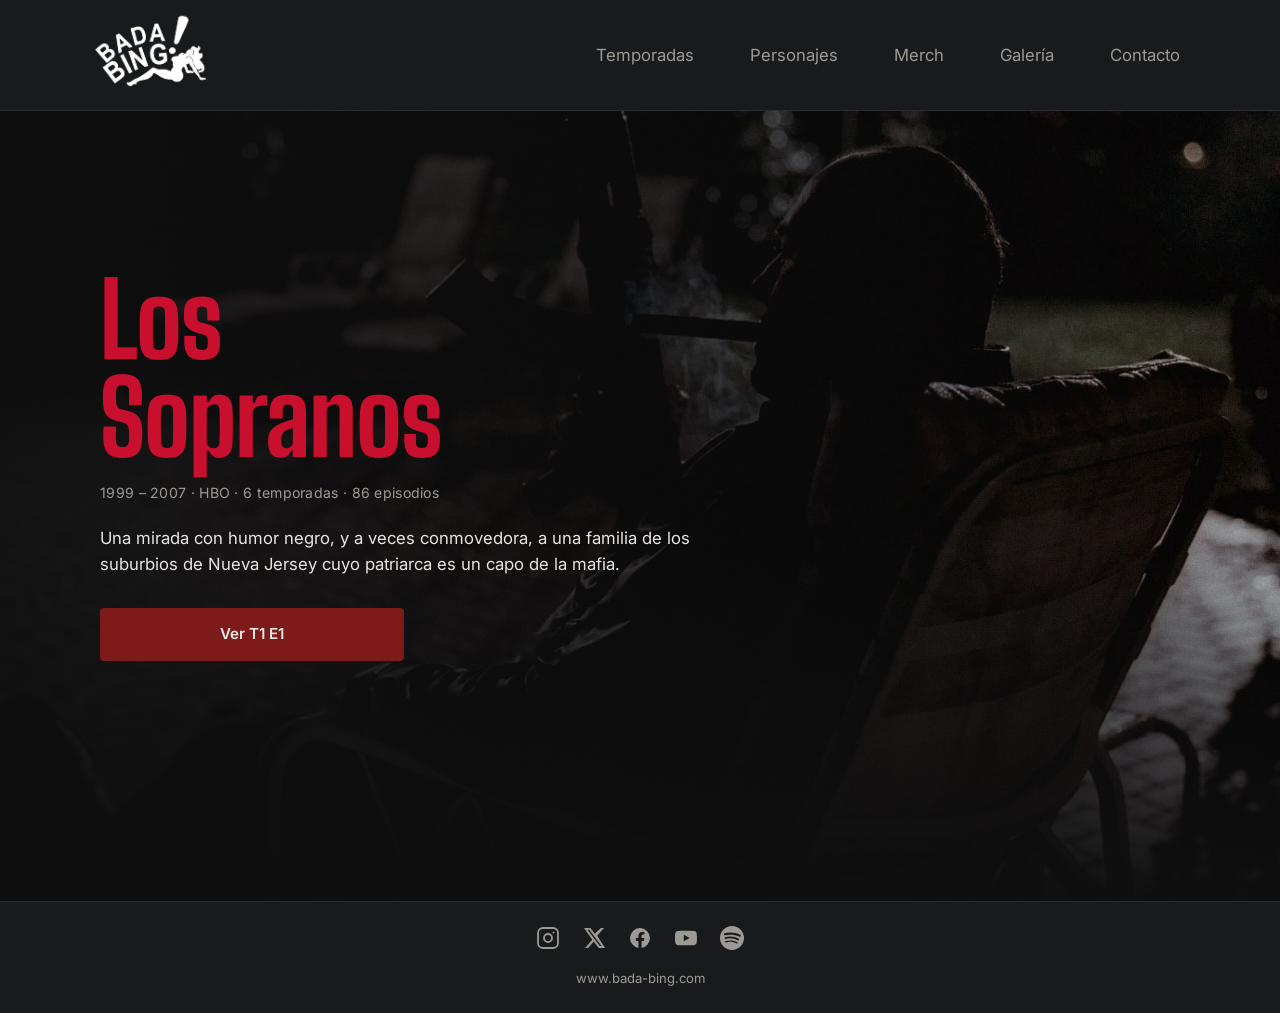
<file: index.html>
<!DOCTYPE html>
<html lang="es">
<head>
  <meta charset="UTF-8">
  <meta name="viewport" content="width=device-width, initial-scale=1.0">
  <title>Los Sopranos</title>
  <link rel="stylesheet" href="css/estilos.css">
  <link rel="icon" href="img/pato.svg" type="image/svg+xml">
</head>
<body>

  <!-- ===== NAVEGACIÓN ===== -->
  <header class="barra">
     <div class="barra-interna">
    <a href="index.html" class="logo">
       <img src="img/logo.png" alt="Los Soprano">
    </a>
    <button class="hamburguesa" id="btnMenu" aria-label="Abrir menú" aria-expanded="false">
      <span></span>
      <span></span>
      <span></span>
   </button>
    <nav class="nav">
      <ul class="nav-lista">

        <li class="nav-item">
          <a href="temporadas.html" class="nav-link">Temporadas</a>
          <ul class="submenu">
            <li><a href="temporada.html?t=1">Temporada 1</a></li>
            <li><a href="temporada.html?t=2">Temporada 2</a></li>
            <li><a href="temporada.html?t=3">Temporada 3</a></li>
            <li><a href="temporada.html?t=4">Temporada 4</a></li>
            <li><a href="temporada.html?t=5">Temporada 5</a></li>
            <li><a href="temporada.html?t=6">Temporada 6</a></li>
          </ul>
        </li>

        <li class="nav-item">
          <a href="personajes.html" class="nav-link">Personajes</a>
          <ul class="submenu">
            <li><a href="personajes.html#familia">La familia Soprano</a></li>
            <li><a href="personajes.html#organizacion">La organización</a></li>
            <li><a href="personajes.html#otros">Otros</a></li>
          </ul>
        </li>

        <li class="nav-item">
          <a href="merch.html" class="nav-link">Merch</a>
        </li>

        <li class="nav-item">
            <a href="galeria.html" class="nav-link">Galería</a>
        </li>

        <li class="nav-item">
         <a href="contacto.html" class="nav-link">Contacto</a>
        </li> 

        

      </ul>
    </nav>
    </div>
  </header>

  <!-- ===== PORTADA ===== -->
  <main class="portada">
    <img src="img/fondo/banner.jpg" alt="" class="portada-fondo">

    <div class="portada-texto">
      <h1>Los <br>Sopranos</h1>
      <p class="portada-datos">1999 – 2007 · HBO · 6 temporadas · 86 episodios</p>
      <p class="portada-descripcion">
        Una mirada con humor negro, y a veces conmovedora, a una familia de los
        suburbios de Nueva Jersey cuyo patriarca es un capo de la mafia.
      </p>
      <a href="temporadas.html" class="btn">Ver T1 E1</a>
    </div>
  </main>
  
    

  <!-- ===== PIE ===== -->
  <footer class="pie">
    <div class="pie-redes">

      <a href="#" aria-label="Instagram">
        <svg viewBox="0 0 24 24" fill="none" stroke="currentColor" stroke-width="1.8">
          <rect x="2" y="2" width="20" height="20" rx="5"/>
          <circle cx="12" cy="12" r="4"/>
          <circle cx="17.5" cy="6.5" r="1" fill="currentColor" stroke="none"/>
        </svg>
      </a>

      <a href="#" aria-label="X">
        <svg viewBox="0 0 24 24" fill="currentColor">
          <path d="M18.9 2H22l-6.8 7.8L23 22h-6.3l-4.9-6.4L6.1 22H3l7.3-8.3L2 2h6.4l4.4 5.8L18.9 2zm-1.1 18h1.7L7.3 3.8H5.5L17.8 20z"/>
        </svg>
      </a>

      <a href="#" aria-label="Facebook">
        <svg viewBox="0 0 24 24" fill="currentColor">
          <path d="M22 12a10 10 0 10-11.6 9.9v-7H7.9V12h2.5V9.8c0-2.5 1.5-3.9 3.8-3.9 1.1 0 2.2.2 2.2.2v2.5h-1.3c-1.2 0-1.6.8-1.6 1.6V12h2.8l-.4 2.9h-2.3v7A10 10 0 0022 12z"/>
        </svg>
      </a>

      <a href="#" aria-label="YouTube">
        <svg viewBox="0 0 24 24" fill="currentColor">
          <path d="M23 12s0-3.4-.4-5c-.3-.9-1-1.6-1.9-1.9C19 4.7 12 4.7 12 4.7s-7 0-8.7.4c-.9.3-1.6 1-1.9 1.9C1 8.6 1 12 1 12s0 3.4.4 5c.3.9 1 1.6 1.9 1.9 1.7.4 8.7.4 8.7.4s7 0 8.7-.4c.9-.3 1.6-1 1.9-1.9.4-1.6.4-5 .4-5zM9.8 15.3V8.7l5.8 3.3-5.8 3.3z"/>
        </svg>
      </a>

      <a aria-label="Spotify" href="https://open.spotify.com/playlist/7GrrlPeLnO2lFECkvw19rW?si=4fe7040796dd4552" target="_blank" rel="noopener">
        <svg fill="currentColor" viewBox="0 0 24 24"><path d="M12 0C5.4 0 0 5.4 0 12s5.4 12 12 12 12-5.4 12-12S18.66 0 12 0zm5.52 17.28c-.24.36-.66.48-1.02.24-2.82-1.74-6.36-2.1-10.56-1.14-.42.12-.78-.18-.9-.54-.12-.42.18-.78.54-.9 4.56-1.02 8.52-.6 11.64 1.32.42.18.48.66.3 1.02zm1.44-3.3c-.3.42-.84.6-1.26.3-3.24-1.98-8.16-2.58-11.94-1.38-.48.12-1.02-.12-1.14-.6-.12-.48.12-1.02.6-1.14 4.38-1.32 9.78-.66 13.5 1.62.36.18.54.78.24 1.2zm.12-3.36C15.24 8.4 8.82 8.16 5.1 9.3c-.6.18-1.2-.18-1.38-.72-.18-.6.18-1.2.72-1.38 4.32-1.26 11.34-1.02 15.78 1.62.54.3.72 1.02.42 1.56-.3.42-1.02.6-1.56.24z"/></svg>
      </a>

    </div>

    <p class="pie-texto">www.bada-bing.com</p>
  </footer>

  <script src="js/nav.js"></script>
</body>
</html>
</file>
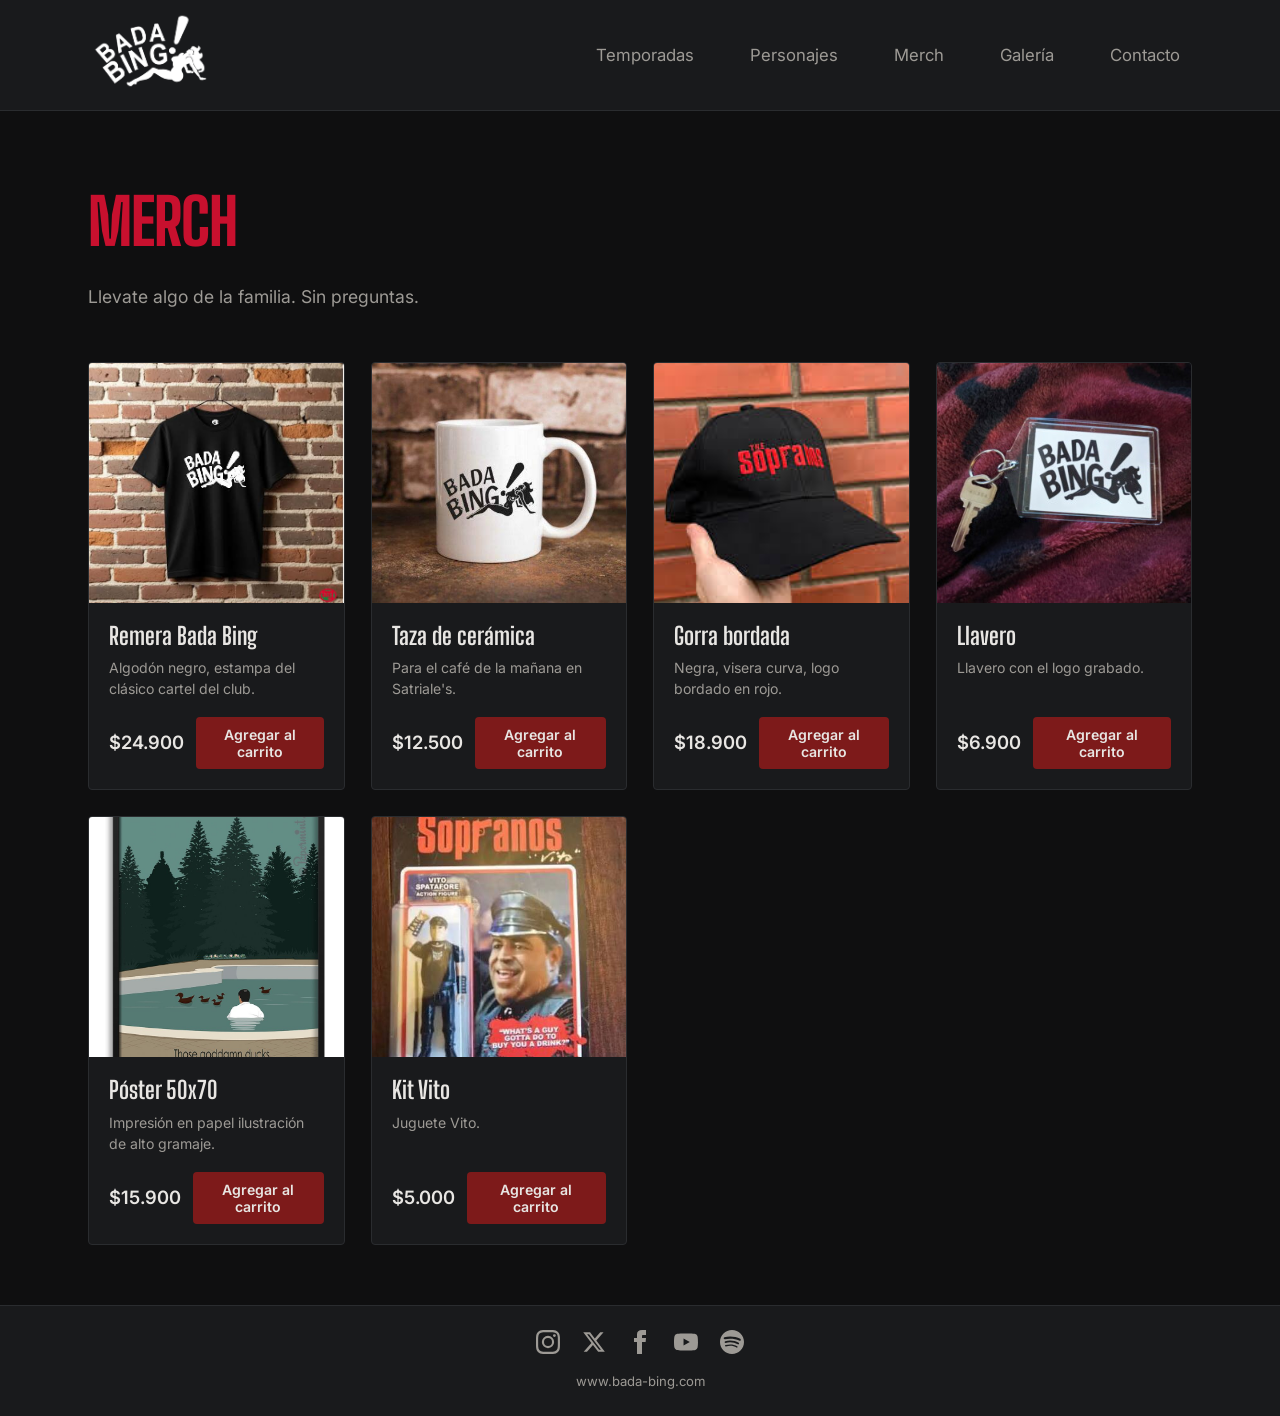
<file: merch.html>
<!DOCTYPE html>
<html lang="es">
<head>
  <meta charset="UTF-8">
  <meta name="viewport" content="width=device-width, initial-scale=1.0">
  <title>Merch - Los Soprano</title>
  <link rel="stylesheet" href="css/estilos.css">
  <link rel="icon" href="img/pato.svg" type="image/svg+xml">
</head>
<body>

  <!-- ================= ENCABEZADO Y MENÚ ================= -->
  <header class="barra">
     <div class="barra-interna">
    <a href="index.html" class="logo">
       <img alt="Los Soprano" src="img/logo.png">
    </a>
    
    <button class="hamburguesa" aria-label="Abrir menú">
      <span></span>
      <span></span>
      <span></span>
    </button>
    
    <nav class="nav">
      <ul class="nav-lista">
        <li class="nav-item">
          <a href="temporadas.html" class="nav-link">Temporadas</a>
          <div class="submenu">
            <a href="temporada.html?t=1">Temporada 1</a>
            <a href="temporada.html?t=2">Temporada 2</a>
            <a href="temporada.html?t=3">Temporada 3</a>
            <a href="temporada.html?t=4">Temporada 4</a>
            <a href="temporada.html?t=5">Temporada 5</a>
            <a href="temporada.html?t=6">Temporada 6</a>
          </div>
        </li>

        <li class="nav-item">
          <a href="personajes.html" class="nav-link">Personajes</a>
          <div class="submenu">
            <a href="personajes.html#familia">La familia Soprano</a>
            <a href="personajes.html#organizacion">La organización</a>
            <a href="personajes.html#otros">Otros</a>
          </div>
        </li>

        <li class="nav-item">
          <a href="merch.html" class="nav-link">Merch</a>
        </li>

        <li class="nav-item">
          <a href="galeria.html" class="nav-link">Galería</a>
        </li>

        <li class="nav-item">
          <a href="contacto.html" class="nav-link">Contacto</a>
        </li> 
      </ul>
    </nav>
  </div>
  </header>
  

  <!-- ================= CONTENIDO PRINCIPAL: MERCH ================= -->
  <main class="pagina-interna">
    <h1 class="titulo-seccion">Merch</h1>
    <p class="subtitulo-seccion">Llevate algo de la familia. Sin preguntas.</p>

    <div class="grid-merch">

      <article class="producto-card">
        <div class="producto-img">
          <img src="img/merch/remera.jpg" alt="Remera Bada Bing">
        </div>
        <div class="producto-info">
          <h3>Remera Bada Bing</h3>
          <p class="producto-desc">Algodón negro, estampa del clásico cartel del club.</p>
          <div class="producto-pie">
            <span class="producto-precio">$24.900</span>
            <button class="btn-comprar">Agregar al carrito</button>
          </div>
        </div>
      </article>

      <article class="producto-card">
        <div class="producto-img">
          <img src="img/merch/taza.jpg" alt="Taza Los Sopranos">
        </div>
        <div class="producto-info">
          <h3>Taza de cerámica</h3>
          <p class="producto-desc">Para el café de la mañana en Satriale's.</p>
          <div class="producto-pie">
            <span class="producto-precio">$12.500</span>
            <button class="btn-comprar">Agregar al carrito</button>
          </div>
        </div>
      </article>

      <article class="producto-card">
        <div class="producto-img">
          <img src="img/merch/gorra.jpg" alt="Gorra Los Sopranos">
        </div>
        <div class="producto-info">
          <h3>Gorra bordada</h3>
          <p class="producto-desc">Negra, visera curva, logo bordado en rojo.</p>
          <div class="producto-pie">
            <span class="producto-precio">$18.900</span>
            <button class="btn-comprar">Agregar al carrito</button>
          </div>
        </div>
      </article>

      <article class="producto-card">
        <div class="producto-img">
          <img src="img/merch/llavero.jpg" alt="Llavero Los Sopranos">
        </div>
        <div class="producto-info">
          <h3>Llavero</h3>
          <p class="producto-desc">Llavero con el logo grabado.</p>
          <div class="producto-pie">
            <span class="producto-precio">$6.900</span>
            <button class="btn-comprar">Agregar al carrito</button>
          </div>
        </div>
      </article>

      <article class="producto-card">
        <div class="producto-img">
          <img src="img/merch/poster.jpg" alt="Póster Los Sopranos">
        </div>
        <div class="producto-info">
          <h3>Póster 50x70</h3>
          <p class="producto-desc">Impresión en papel ilustración de alto gramaje.</p>
          <div class="producto-pie">
            <span class="producto-precio">$15.900</span>
            <button class="btn-comprar">Agregar al carrito</button>
          </div>
        </div>
      </article>

            <article class="producto-card">
        <div class="producto-img">
          <img src="img/merch/kit-vito.jfif" alt="Kit Vito">
        </div>
        <div class="producto-info">
          <h3>Kit Vito</h3>
          <p class="producto-desc">Juguete Vito.</p>
          <div class="producto-pie">
            <span class="producto-precio">$5.000</span>
            <button class="btn-comprar">Agregar al carrito</button>
          </div>
        </div>
      </article>

    </div>
  </main>

  <!-- ================= PIE DE PÁGINA ================= -->
  <footer class="pie">
    <div class="pie-redes">
      <a aria-label="Instagram" href="#">
        <svg fill="currentColor" viewBox="0 0 24 24"><path d="M12 2.163c3.204 0 3.584.012 4.85.07 3.252.148 4.771 1.691 4.919 4.919.058 1.265.069 1.645.069 4.849 0 3.205-.012 3.584-.069 4.849-.149 3.225-1.664 4.771-4.919 4.919-1.266.058-1.644.07-4.85.07-3.204 0-3.584-.012-4.849-.07-3.26-.149-4.771-1.699-4.919-4.92-.058-1.265-.07-1.644-.07-4.849 0-3.204.013-3.583.07-4.849.149-3.227 1.664-4.771 4.919-4.919 1.266-.057 1.645-.069 4.849-.069zM12 0C8.741 0 8.333.014 7.053.072 2.695.272.273 2.69.073 7.052.014 8.333 0 8.741 0 12c0 3.259.014 3.668.072 4.948.2 4.358 2.618 6.78 6.98 6.98C8.333 23.986 8.741 24 12 24c3.259 0 3.668-.014 4.948-.072 4.354-.2 6.782-2.618 6.979-6.98.059-1.28.073-1.689.073-4.948 0-3.259-.014-3.667-.072-4.947-.196-4.354-2.617-6.78-6.979-6.98C15.668.014 15.259 0 12 0zm0 5.838a6.162 6.162 0 100 12.324 6.162 6.162 0 000-12.324zM12 16a4 4 0 110-8 4 4 0 010 8zm6.406-11.845a1.44 1.44 0 100 2.881 1.44 1.44 0 000-2.881z"/></svg>
      </a>
      <a aria-label="X" href="#">
        <svg fill="currentColor" viewBox="0 0 24 24"><path d="M18.244 2.25h3.308l-7.227 8.26 8.502 11.24H16.17l-5.214-6.817L4.99 21.75H1.68l7.73-8.835L1.254 2.25H8.08l4.713 6.231zm-1.161 17.52h1.833L7.084 4.126H5.117z"/></svg>
      </a>
      <a aria-label="Facebook" href="#">
        <svg fill="currentColor" viewBox="0 0 24 24"><path d="M9 8h-3v4h3v12h5v-12h3.642l.358-4h-4v-1.667c0-.955.192-1.333 1.115-1.333h2.885v-5h-3.808c-3.596 0-5.192 1.583-5.192 4.615v3.385z"/></svg>
      </a>
      <a aria-label="YouTube" href="#">
        <svg fill="currentColor" viewBox="0 0 24 24"><path d="M23.498 6.186a3.016 3.016 0 0 0-2.122-2.136C19.505 3.545 12 3.545 12 3.545s-7.505 0-9.377.505A3.017 3.017 0 0 0 .502 6.186C0 8.07 0 12 0 12s0 3.93.502 5.814a3.016 3.016 0 0 0 2.122 2.136c1.871.505 9.376.505 9.376.505s7.505 0 9.377-.505a3.015 3.015 0 0 0 2.122-2.136C24 15.93 24 12 24 12s0-3.93-.502-5.814zM9.545 15.568V8.432L15.818 12l-6.273 3.568z"/></svg>
      </a>
      <a aria-label="Spotify" href="https://open.spotify.com/playlist/7GrrlPeLnO2lFECkvw19rW?si=4fe7040796dd4552" target="_blank" rel="noopener">
        <svg fill="currentColor" viewBox="0 0 24 24"><path d="M12 0C5.4 0 0 5.4 0 12s5.4 12 12 12 12-5.4 12-12S18.66 0 12 0zm5.52 17.28c-.24.36-.66.48-1.02.24-2.82-1.74-6.36-2.1-10.56-1.14-.42.12-.78-.18-.9-.54-.12-.42.18-.78.54-.9 4.56-1.02 8.52-.6 11.64 1.32.42.18.48.66.3 1.02zm1.44-3.3c-.3.42-.84.6-1.26.3-3.24-1.98-8.16-2.58-11.94-1.38-.48.12-1.02-.12-1.14-.6-.12-.48.12-1.02.6-1.14 4.38-1.32 9.78-.66 13.5 1.62.36.18.54.78.24 1.2zm.12-3.36C15.24 8.4 8.82 8.16 5.1 9.3c-.6.18-1.2-.18-1.38-.72-.18-.6.18-1.2.72-1.38 4.32-1.26 11.34-1.02 15.78 1.62.54.3.72 1.02.42 1.56-.3.42-1.02.6-1.56.24z"/></svg>
      </a>
    </div>
    <p class="pie-texto">www.bada-bing.com</p>
  </footer>

  <script src="js/nav.js"></script>
</body>
</html>
</file>
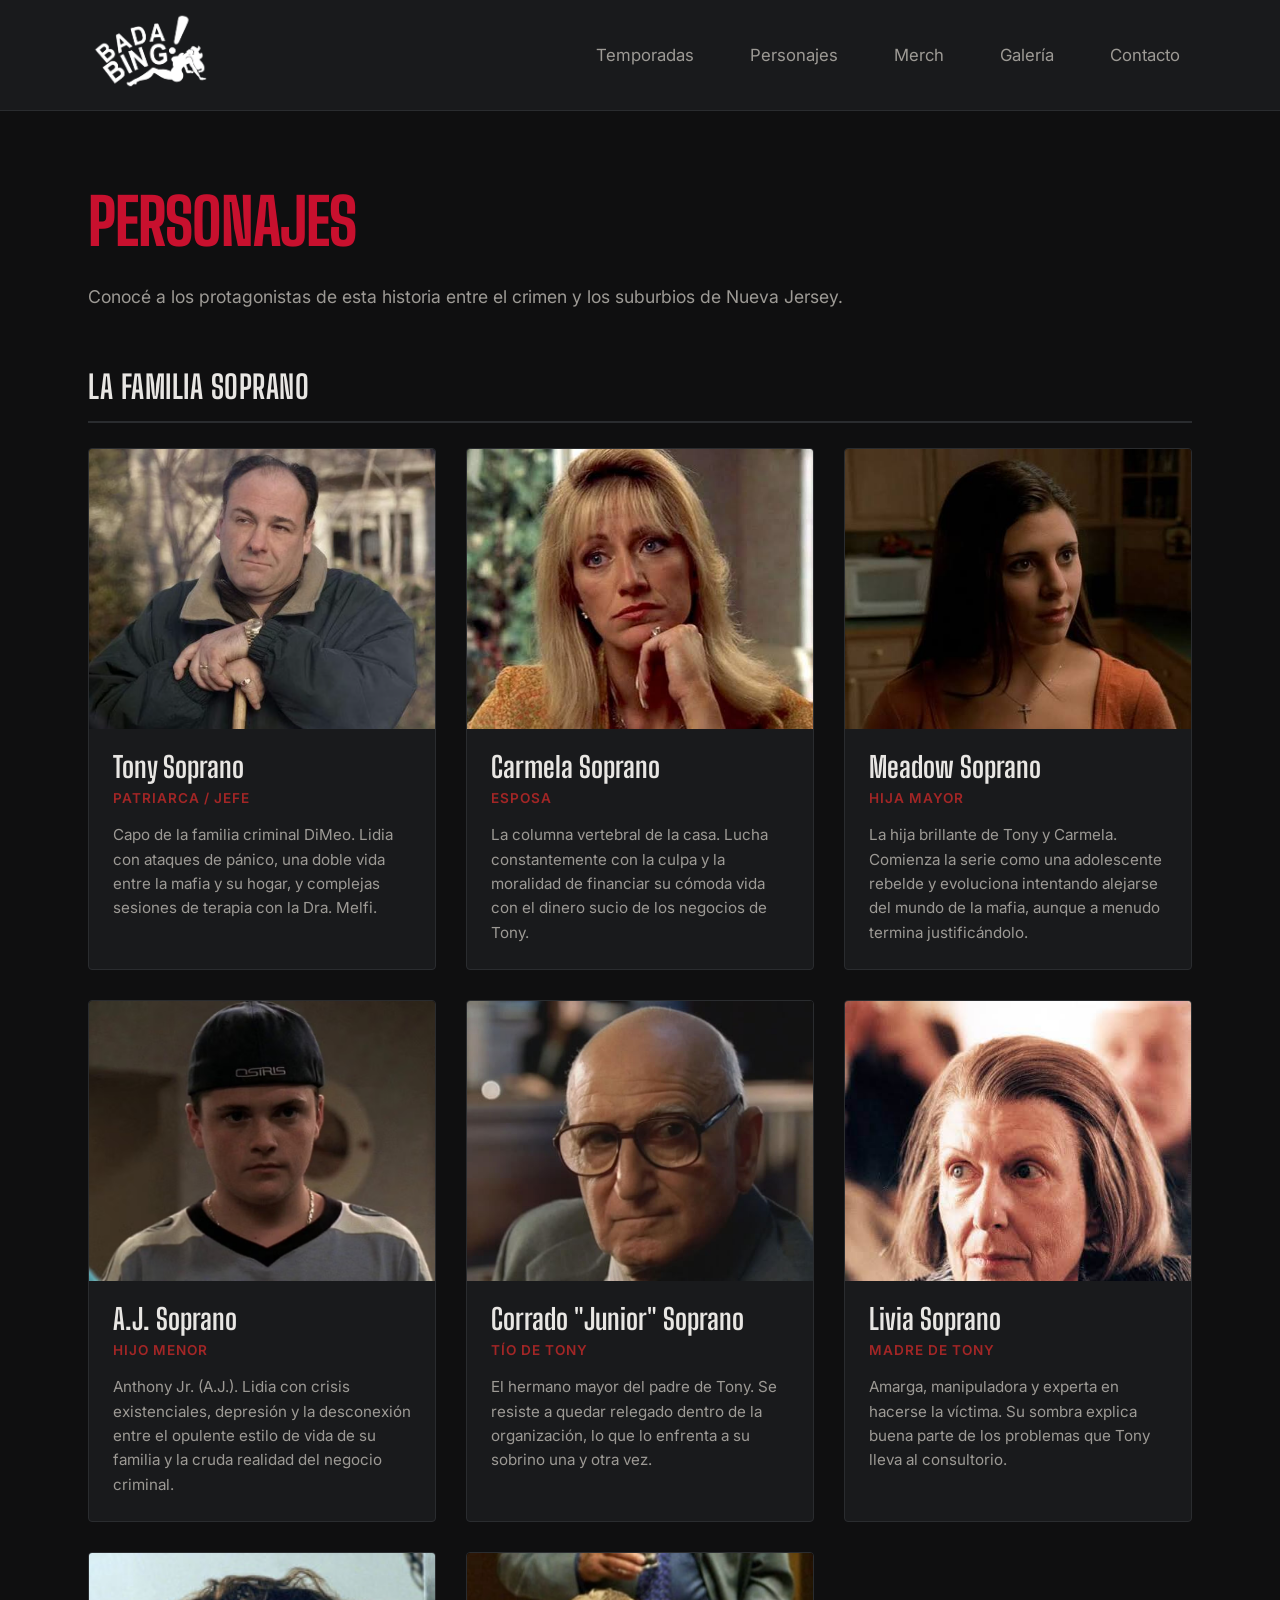
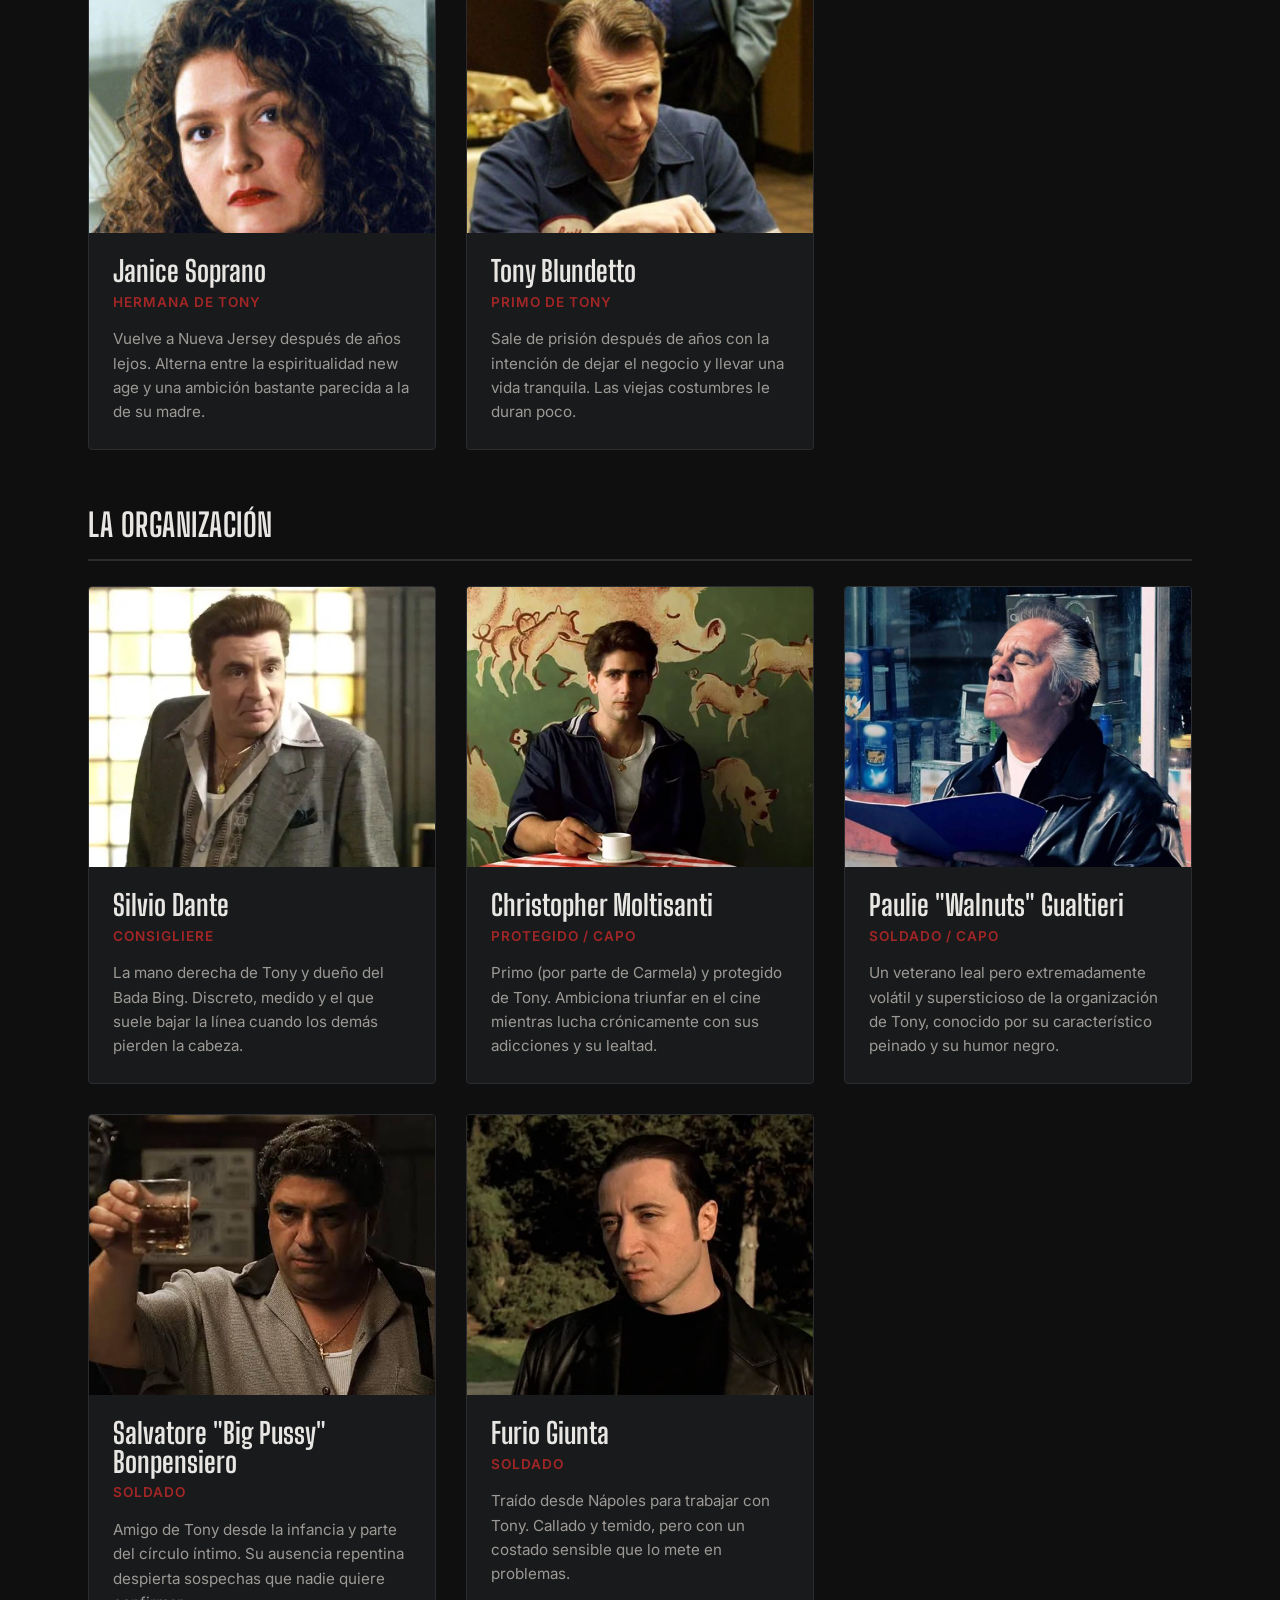
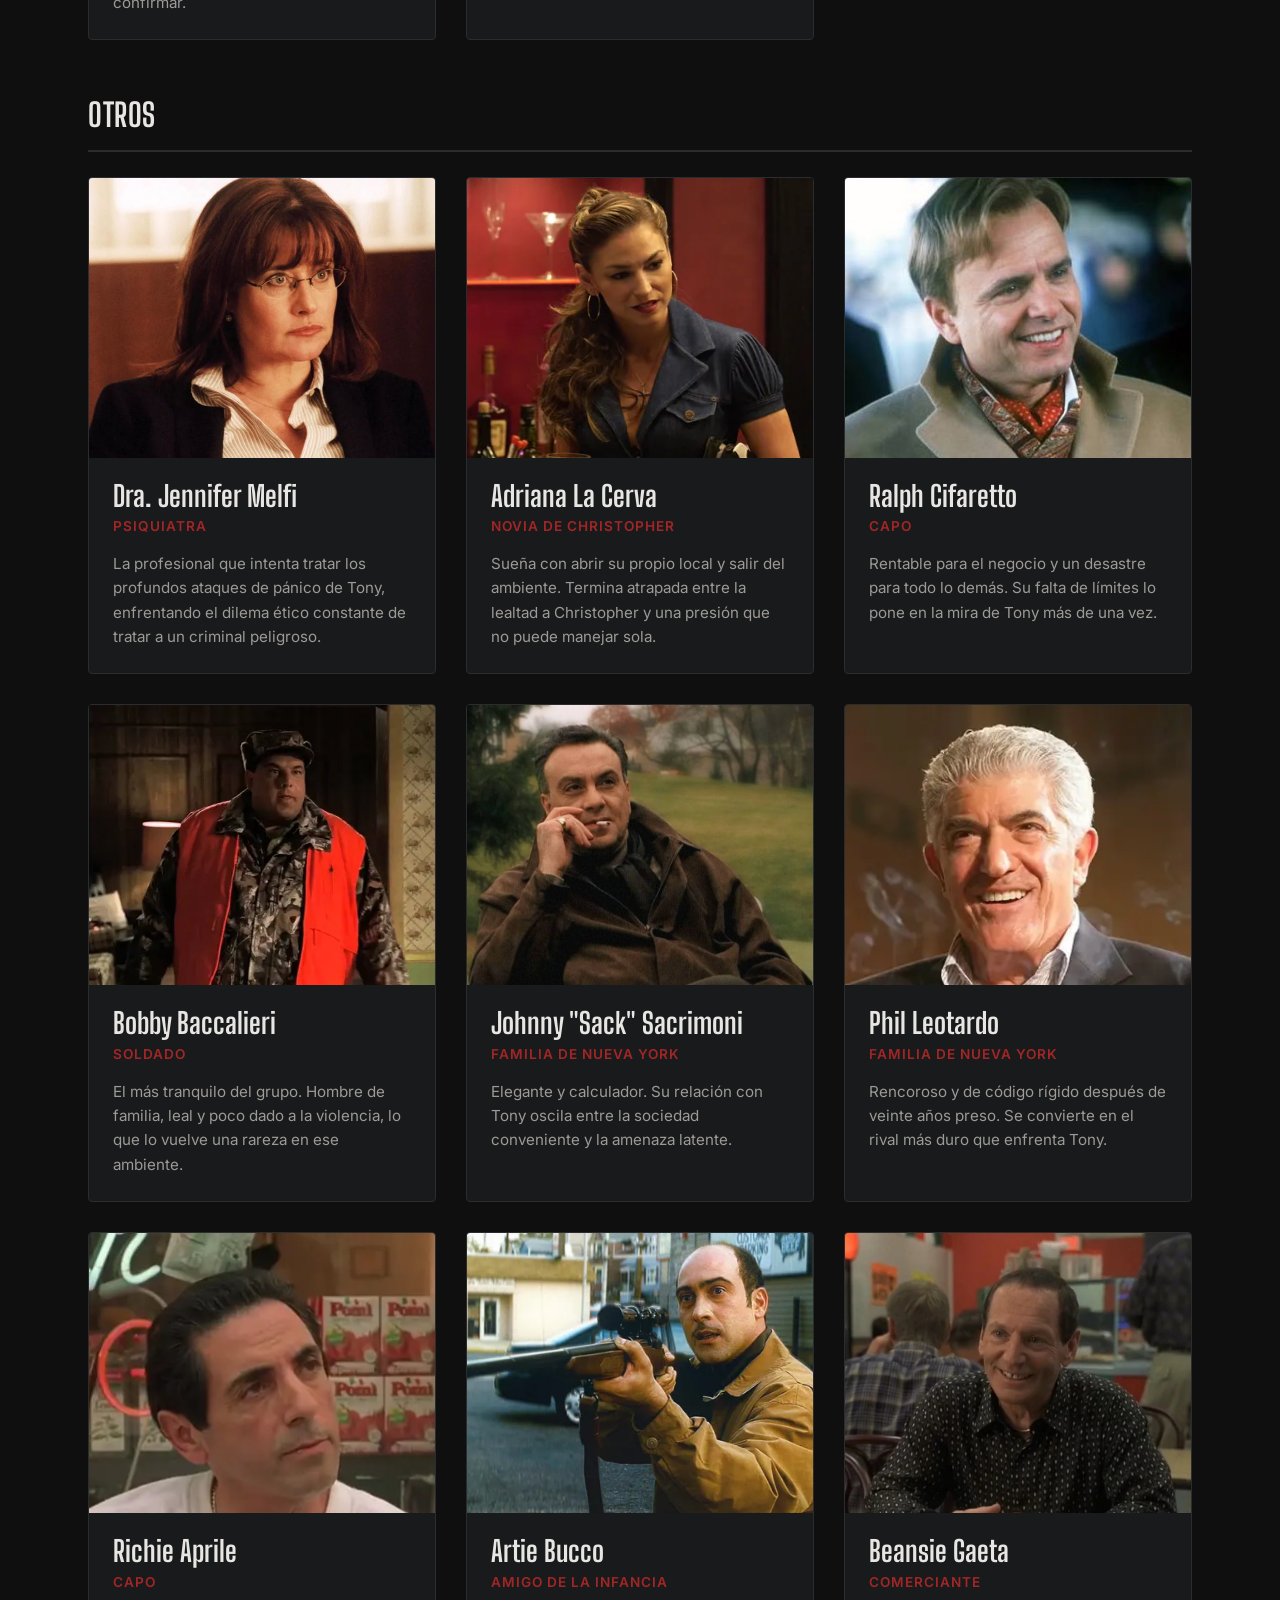
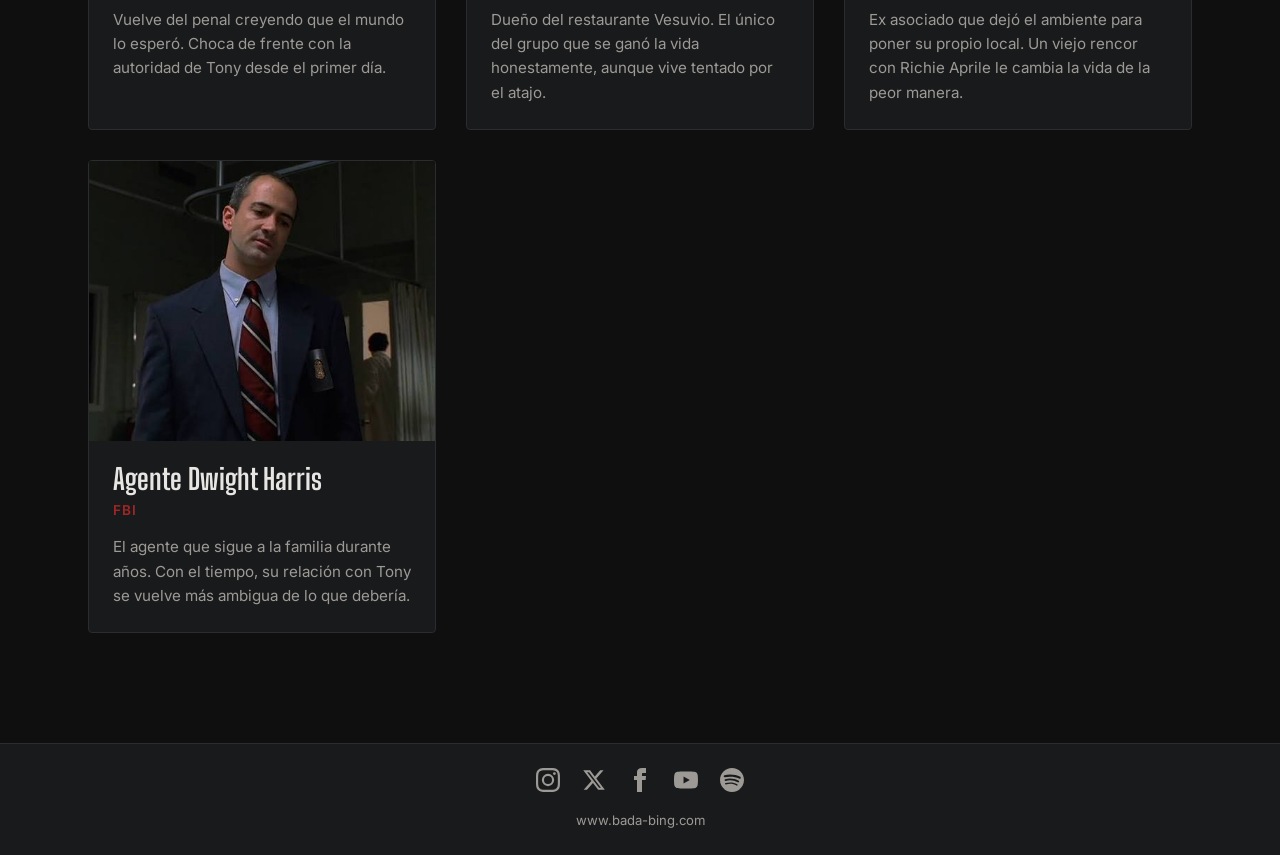
<file: personajes.html>
<!DOCTYPE html>
<html lang="es">
<head>
  <meta charset="UTF-8">
  <meta name="viewport" content="width=device-width, initial-scale=1.0">
  <title>Personajes - Los Soprano</title>
  <link rel="stylesheet" href="css/estilos.css">
  <link rel="icon" href="img/pato.svg" type="image/svg+xml">
</head>
<body>

  <!-- ================= ENCABEZADO Y MENÚ ================= -->
  <header class="barra">
     <div class="barra-interna">
    <a href="index.html" class="logo">
       <img alt="Los Soprano" src="img/logo.png">
    </a>
    
    <button class="hamburguesa" aria-label="Abrir menú">
      <span></span>
      <span></span>
      <span></span>
    </button>
    
    <nav class="nav">
      <ul class="nav-lista">
        <li class="nav-item">
          <a href="temporadas.html" class="nav-link">Temporadas</a>
          <div class="submenu">
            <a href="temporada.html?t=1">Temporada 1</a>
            <a href="temporada.html?t=2">Temporada 2</a>
            <a href="temporada.html?t=3">Temporada 3</a>
            <a href="temporada.html?t=4">Temporada 4</a>
            <a href="temporada.html?t=5">Temporada 5</a>
            <a href="temporada.html?t=6">Temporada 6</a>
          </div>
        </li>

        <li class="nav-item">
          <a href="personajes.html" class="nav-link">Personajes</a>
          <div class="submenu">
            <a href="personajes.html#familia">La familia Soprano</a>
            <a href="personajes.html#organizacion">La organización</a>
            <a href="personajes.html#otros">Otros</a>
          </div>
        </li>

        <li class="nav-item">
          <a href="merch.html" class="nav-link">Merch</a>
        </li>

        <li class="nav-item">
          <a href="galeria.html" class="nav-link">Galería</a>
        </li>

        <li class="nav-item">
          <a href="contacto.html" class="nav-link">Contacto</a>
        </li> 
      </ul>
    </nav>
  </div>
  </header>

  <!-- ================= CONTENIDO PRINCIPAL: PERSONAJES ================= -->
  <main class="pagina-interna">
    <h1 class="titulo-seccion">Personajes</h1>
    <p class="subtitulo-seccion">Conocé a los protagonistas de esta historia entre el crimen y los suburbios de Nueva Jersey.</p>

    <!-- SECCIÓN: LA FAMILIA SOPRANO -->
    <section id="familia" class="seccion-grupo">
      <h2 class="titulo-grupo">La familia Soprano</h2>
      
      <div class="grid-personajes">
        
        <!-- Tony Soprano -->
        <article class="personaje-card">
          <div class="personaje-img">
            <img src="img/tony.avif" alt="Tony Soprano">
          </div>
          <div class="personaje-info">
            <h3>Tony Soprano</h3>
            <span class="rol">Patriarca / Jefe</span>
            <p>Capo de la familia criminal DiMeo. Lidia con ataques de pánico, una doble vida entre la mafia y su hogar, y complejas sesiones de terapia con la Dra. Melfi.</p>
          </div>
        </article>

                <!-- Carmela Soprano -->
        <article class="personaje-card">
          <div class="personaje-img">
            <img src="img/carmela.jpg" alt="Carmela Soprano">
          </div>
          <div class="personaje-info">
            <h3>Carmela Soprano</h3>
            <span class="rol">Esposa</span>
            <p>La columna vertebral de la casa. Lucha constantemente con la culpa y la moralidad de financiar su cómoda vida con el dinero sucio de los negocios de Tony.</p>
          </div>
        </article>

        <!-- Meadow Soprano -->
        <article class="personaje-card">
          <div class="personaje-img">
            <img src="img/meadow.jpg" alt="Meadow Soprano">
          </div>
          <div class="personaje-info">
            <h3>Meadow Soprano</h3>
            <span class="rol">Hija mayor</span>
            <p>La hija brillante de Tony y Carmela. Comienza la serie como una adolescente rebelde y evoluciona intentando alejarse del mundo de la mafia, aunque a menudo termina justificándolo.</p>
          </div>
        </article>

        <!-- A.J. Soprano -->
        <article class="personaje-card">
          <div class="personaje-img">
            <img src="img/aj.jpg" alt="A.J. Soprano">
          </div>
          <div class="personaje-info">
            <h3>A.J. Soprano</h3>
            <span class="rol">Hijo menor</span>
            <p>Anthony Jr. (A.J.). Lidia con crisis existenciales, depresión y la desconexión entre el opulente estilo de vida de su familia y la cruda realidad del negocio criminal.</p>
          </div>
        </article>

                <!-- Junior Soprano -->
        <article class="personaje-card">
          <div class="personaje-img">
            <img src="img/junior.jpg" alt="Corrado 'Junior' Soprano">
          </div>
          <div class="personaje-info">
            <h3>Corrado "Junior" Soprano</h3>
            <span class="rol">Tío de Tony</span>
            <p>El hermano mayor del padre de Tony. Se resiste a quedar relegado dentro de la organización, lo que lo enfrenta a su sobrino una y otra vez.</p>
          </div>
        </article>

        <!-- Livia Soprano -->
        <article class="personaje-card">
          <div class="personaje-img">
            <img src="img/livia.jpg" alt="Livia Soprano">
          </div>
          <div class="personaje-info">
            <h3>Livia Soprano</h3>
            <span class="rol">Madre de Tony</span>
            <p>Amarga, manipuladora y experta en hacerse la víctima. Su sombra explica buena parte de los problemas que Tony lleva al consultorio.</p>
          </div>
        </article>

        <!-- Janice Soprano -->
        <article class="personaje-card">
          <div class="personaje-img">
            <img src="img/janice.jpg" alt="Janice Soprano">
          </div>
          <div class="personaje-info">
            <h3>Janice Soprano</h3>
            <span class="rol">Hermana de Tony</span>
            <p>Vuelve a Nueva Jersey después de años lejos. Alterna entre la espiritualidad new age y una ambición bastante parecida a la de su madre.</p>
          </div>
        </article>

        <article class="personaje-card">
          <div class="personaje-img">
            <img src="img/blundetto.webp" alt="Tony Blundetto">
          </div>
          <div class="personaje-info">
            <h3>Tony Blundetto</h3>
            <span class="rol">Primo de Tony</span>
            <p>Sale de prisión después de años con la intención de dejar el negocio y llevar una vida tranquila. Las viejas costumbres le duran poco.</p>
          </div>
        </article>

      </div>
    </section>

    <!-- SECCIÓN: LA ORGANIZACIÓN -->
    <section id="organizacion" class="seccion-grupo">
      <h2 class="titulo-grupo">La organización</h2>

         <div class="grid-personajes">

          <article class="personaje-card">
          <div class="personaje-img">
            <img src="img/silvio.webp" alt="Silvio Dante">
          </div>
          <div class="personaje-info">
            <h3>Silvio Dante</h3>
            <span class="rol">Consigliere</span>
            <p>La mano derecha de Tony y dueño del Bada Bing. Discreto, medido y el que suele bajar la línea cuando los demás pierden la cabeza.</p>
          </div>
        </article>

        <article class="personaje-card">
          <div class="personaje-img">
            <img src="img/christopher.webp" alt="Christopher Moltisanti">
          </div>
          <div class="personaje-info">
            <h3>Christopher Moltisanti</h3>
            <span class="rol">Protegido / Capo</span>
            <p>Primo (por parte de Carmela) y protegido de Tony. Ambiciona triunfar en el cine mientras lucha crónicamente con sus adicciones y su lealtad.</p>
          </div>
        </article>

        <article class="personaje-card">
          <div class="personaje-img">
            <img src="img/paulie.jpg" alt="Paulie Gualtieri">
          </div>
          <div class="personaje-info">
            <h3>Paulie "Walnuts" Gualtieri</h3>
            <span class="rol">Soldado / Capo</span>
            <p>Un veterano leal pero extremadamente volátil y supersticioso de la organización de Tony, conocido por su característico peinado y su humor negro.</p>
          </div>
        </article>


        <article class="personaje-card">
          <div class="personaje-img">
            <img src="img/pussy.jpg" alt="Salvatore 'Big Pussy' Bonpensiero">
          </div>
          <div class="personaje-info">
            <h3>Salvatore "Big Pussy" Bonpensiero</h3>
            <span class="rol">Soldado</span>
            <p>Amigo de Tony desde la infancia y parte del círculo íntimo. Su ausencia repentina despierta sospechas que nadie quiere confirmar.</p>
          </div>
        </article>

        <article class="personaje-card">
          <div class="personaje-img">
            <img src="img/furio.webp" alt="Furio Giunta">
          </div>
          <div class="personaje-info">
            <h3>Furio Giunta</h3>
            <span class="rol">Soldado</span>
            <p>Traído desde Nápoles para trabajar con Tony. Callado y temido, pero con un costado sensible que lo mete en problemas.</p>
          </div>
        </article>
      </div>
    </section>

    <!-- SECCIÓN: OTROS -->
    <section id="otros" class="seccion-grupo">
      <h2 class="titulo-grupo">Otros</h2>
      
      <div class="grid-personajes">

        <article class="personaje-card">
          <div class="personaje-img">
            <img src="img/melfi.jfif" alt="Dra. Jennifer Melfi">
          </div>
          <div class="personaje-info">
            <h3>Dra. Jennifer Melfi</h3>
            <span class="rol">Psiquiatra</span>
            <p>La profesional que intenta tratar los profundos ataques de pánico de Tony, enfrentando el dilema ético constante de tratar a un criminal peligroso.</p>
          </div>
        </article>

        
        <article class="personaje-card">
          <div class="personaje-img">
            <img src="img/adriana.webp" alt="Adriana La Cerva">
          </div>
          <div class="personaje-info">
            <h3>Adriana La Cerva</h3>
            <span class="rol">Novia de Christopher</span>
            <p>Sueña con abrir su propio local y salir del ambiente. Termina atrapada entre la lealtad a Christopher y una presión que no puede manejar sola.</p>
          </div>
        </article>

        <article class="personaje-card">
          <div class="personaje-img">
            <img src="img/ralph.jpg" alt="Ralph Cifaretto">
          </div>
          <div class="personaje-info">
            <h3>Ralph Cifaretto</h3>
            <span class="rol">Capo</span>
            <p>Rentable para el negocio y un desastre para todo lo demás. Su falta de límites lo pone en la mira de Tony más de una vez.</p>
          </div>
        </article>

        <article class="personaje-card">
          <div class="personaje-img">
            <img src="img/bobby.webp" alt="Bobby Baccalieri">
          </div>
          <div class="personaje-info">
            <h3>Bobby Baccalieri</h3>
            <span class="rol">Soldado</span>
            <p>El más tranquilo del grupo. Hombre de familia, leal y poco dado a la violencia, lo que lo vuelve una rareza en ese ambiente.</p>
          </div>
        </article>

        <article class="personaje-card">
          <div class="personaje-img">
            <img src="img/johnnysack.jpg" alt="Johnny Sack">
          </div>
          <div class="personaje-info">
            <h3>Johnny "Sack" Sacrimoni</h3>
            <span class="rol">Familia de Nueva York</span>
            <p>Elegante y calculador. Su relación con Tony oscila entre la sociedad conveniente y la amenaza latente.</p>
          </div>
        </article>

        <article class="personaje-card">
          <div class="personaje-img">
            <img src="img/phil.webp" alt="Phil Leotardo">
          </div>
          <div class="personaje-info">
            <h3>Phil Leotardo</h3>
            <span class="rol">Familia de Nueva York</span>
            <p>Rencoroso y de código rígido después de veinte años preso. Se convierte en el rival más duro que enfrenta Tony.</p>
          </div>
        </article>

        <article class="personaje-card">
          <div class="personaje-img">
            <img src="img/richie.webp" alt="Richie Aprile">
          </div>
          <div class="personaje-info">
            <h3>Richie Aprile</h3>
            <span class="rol">Capo</span>
            <p>Vuelve del penal creyendo que el mundo lo esperó. Choca de frente con la autoridad de Tony desde el primer día.</p>
          </div>
        </article>

        <article class="personaje-card">
          <div class="personaje-img">
            <img src="img/artie.webp" alt="Artie Bucco">
          </div>
          <div class="personaje-info">
            <h3>Artie Bucco</h3>
            <span class="rol">Amigo de la infancia</span>
            <p>Dueño del restaurante Vesuvio. El único del grupo que se ganó la vida honestamente, aunque vive tentado por el atajo.</p>
          </div>
        </article>

        <article class="personaje-card">
          <div class="personaje-img">
            <img src="img/beansie.jpg" alt="Beansie Gaeta">
          </div>
          <div class="personaje-info">
            <h3>Beansie Gaeta</h3>
            <span class="rol">Comerciante</span>
            <p>Ex asociado que dejó el ambiente para poner su propio local. Un viejo rencor con Richie Aprile le cambia la vida de la peor manera.</p>
          </div>
        </article>

        <article class="personaje-card">
          <div class="personaje-img">
            <img src="img/harris.jpg" alt="Agente Dwight Harris">
          </div>
          <div class="personaje-info">
            <h3>Agente Dwight Harris</h3>
            <span class="rol">FBI</span>
            <p>El agente que sigue a la familia durante años. Con el tiempo, su relación con Tony se vuelve más ambigua de lo que debería.</p>
          </div>
        </article>
      </div>
    </section>

  </main>

  <!-- ================= PIE DE PÁGINA ================= -->
  <footer class="pie">
    <div class="pie-redes">
      <a aria-label="Instagram" href="#">
        <svg fill="currentColor" viewBox="0 0 24 24"><path d="M12 2.163c3.204 0 3.584.012 4.85.07 3.252.148 4.771 1.691 4.919 4.919.058 1.265.069 1.645.069 4.849 0 3.205-.012 3.584-.069 4.849-.149 3.225-1.664 4.771-4.919 4.919-1.266.058-1.644.07-4.85.07-3.204 0-3.584-.012-4.849-.07-3.26-.149-4.771-1.699-4.919-4.92-.058-1.265-.07-1.644-.07-4.849 0-3.204.013-3.583.07-4.849.149-3.227 1.664-4.771 4.919-4.919 1.266-.057 1.645-.069 4.849-.069zM12 0C8.741 0 8.333.014 7.053.072 2.695.272.273 2.69.073 7.052.014 8.333 0 8.741 0 12c0 3.259.014 3.668.072 4.948.2 4.358 2.618 6.78 6.98 6.98C8.333 23.986 8.741 24 12 24c3.259 0 3.668-.014 4.948-.072 4.354-.2 6.782-2.618 6.979-6.98.059-1.28.073-1.689.073-4.948 0-3.259-.014-3.667-.072-4.947-.196-4.354-2.617-6.78-6.979-6.98C15.668.014 15.259 0 12 0zm0 5.838a6.162 6.162 0 100 12.324 6.162 6.162 0 000-12.324zM12 16a4 4 0 110-8 4 4 0 010 8zm6.406-11.845a1.44 1.44 0 100 2.881 1.44 1.44 0 000-2.881z"/></svg>
      </a>
      <a aria-label="X" href="#">
        <svg fill="currentColor" viewBox="0 0 24 24"><path d="M18.244 2.25h3.308l-7.227 8.26 8.502 11.24H16.17l-5.214-6.817L4.99 21.75H1.68l7.73-8.835L1.254 2.25H8.08l4.713 6.231zm-1.161 17.52h1.833L7.084 4.126H5.117z"/></svg>
      </a>
      <a aria-label="Facebook" href="#">
        <svg fill="currentColor" viewBox="0 0 24 24"><path d="M9 8h-3v4h3v12h5v-12h3.642l.358-4h-4v-1.667c0-.955.192-1.333 1.115-1.333h2.885v-5h-3.808c-3.596 0-5.192 1.583-5.192 4.615v3.385z"/></svg>
      </a>
      <a aria-label="YouTube" href="#">
        <svg fill="currentColor" viewBox="0 0 24 24"><path d="M23.498 6.186a3.016 3.016 0 0 0-2.122-2.136C19.505 3.545 12 3.545 12 3.545s-7.505 0-9.377.505A3.017 3.017 0 0 0 .502 6.186C0 8.07 0 12 0 12s0 3.93.502 5.814a3.016 3.016 0 0 0 2.122 2.136c1.871.505 9.376.505 9.376.505s7.505 0 9.377-.505a3.015 3.015 0 0 0 2.122-2.136C24 15.93 24 12 24 12s0-3.93-.502-5.814zM9.545 15.568V8.432L15.818 12l-6.273 3.568z"/></svg>
      </a>
      <a aria-label="Spotify" href="https://open.spotify.com/playlist/7GrrlPeLnO2lFECkvw19rW?si=4fe7040796dd4552" target="_blank" rel="noopener">
        <svg fill="currentColor" viewBox="0 0 24 24"><path d="M12 0C5.4 0 0 5.4 0 12s5.4 12 12 12 12-5.4 12-12S18.66 0 12 0zm5.52 17.28c-.24.36-.66.48-1.02.24-2.82-1.74-6.36-2.1-10.56-1.14-.42.12-.78-.18-.9-.54-.12-.42.18-.78.54-.9 4.56-1.02 8.52-.6 11.64 1.32.42.18.48.66.3 1.02zm1.44-3.3c-.3.42-.84.6-1.26.3-3.24-1.98-8.16-2.58-11.94-1.38-.48.12-1.02-.12-1.14-.6-.12-.48.12-1.02.6-1.14 4.38-1.32 9.78-.66 13.5 1.62.36.18.54.78.24 1.2zm.12-3.36C15.24 8.4 8.82 8.16 5.1 9.3c-.6.18-1.2-.18-1.38-.72-.18-.6.18-1.2.72-1.38 4.32-1.26 11.34-1.02 15.78 1.62.54.3.72 1.02.42 1.56-.3.42-1.02.6-1.56.24z"/></svg>
      </a>
    </div>
    <p class="pie-texto">www.bada-bing.com</p>
  </footer>

  <script src="js/nav.js"></script>
  <script src="js/personajes.js"></script>
</body>
</html>
</file>
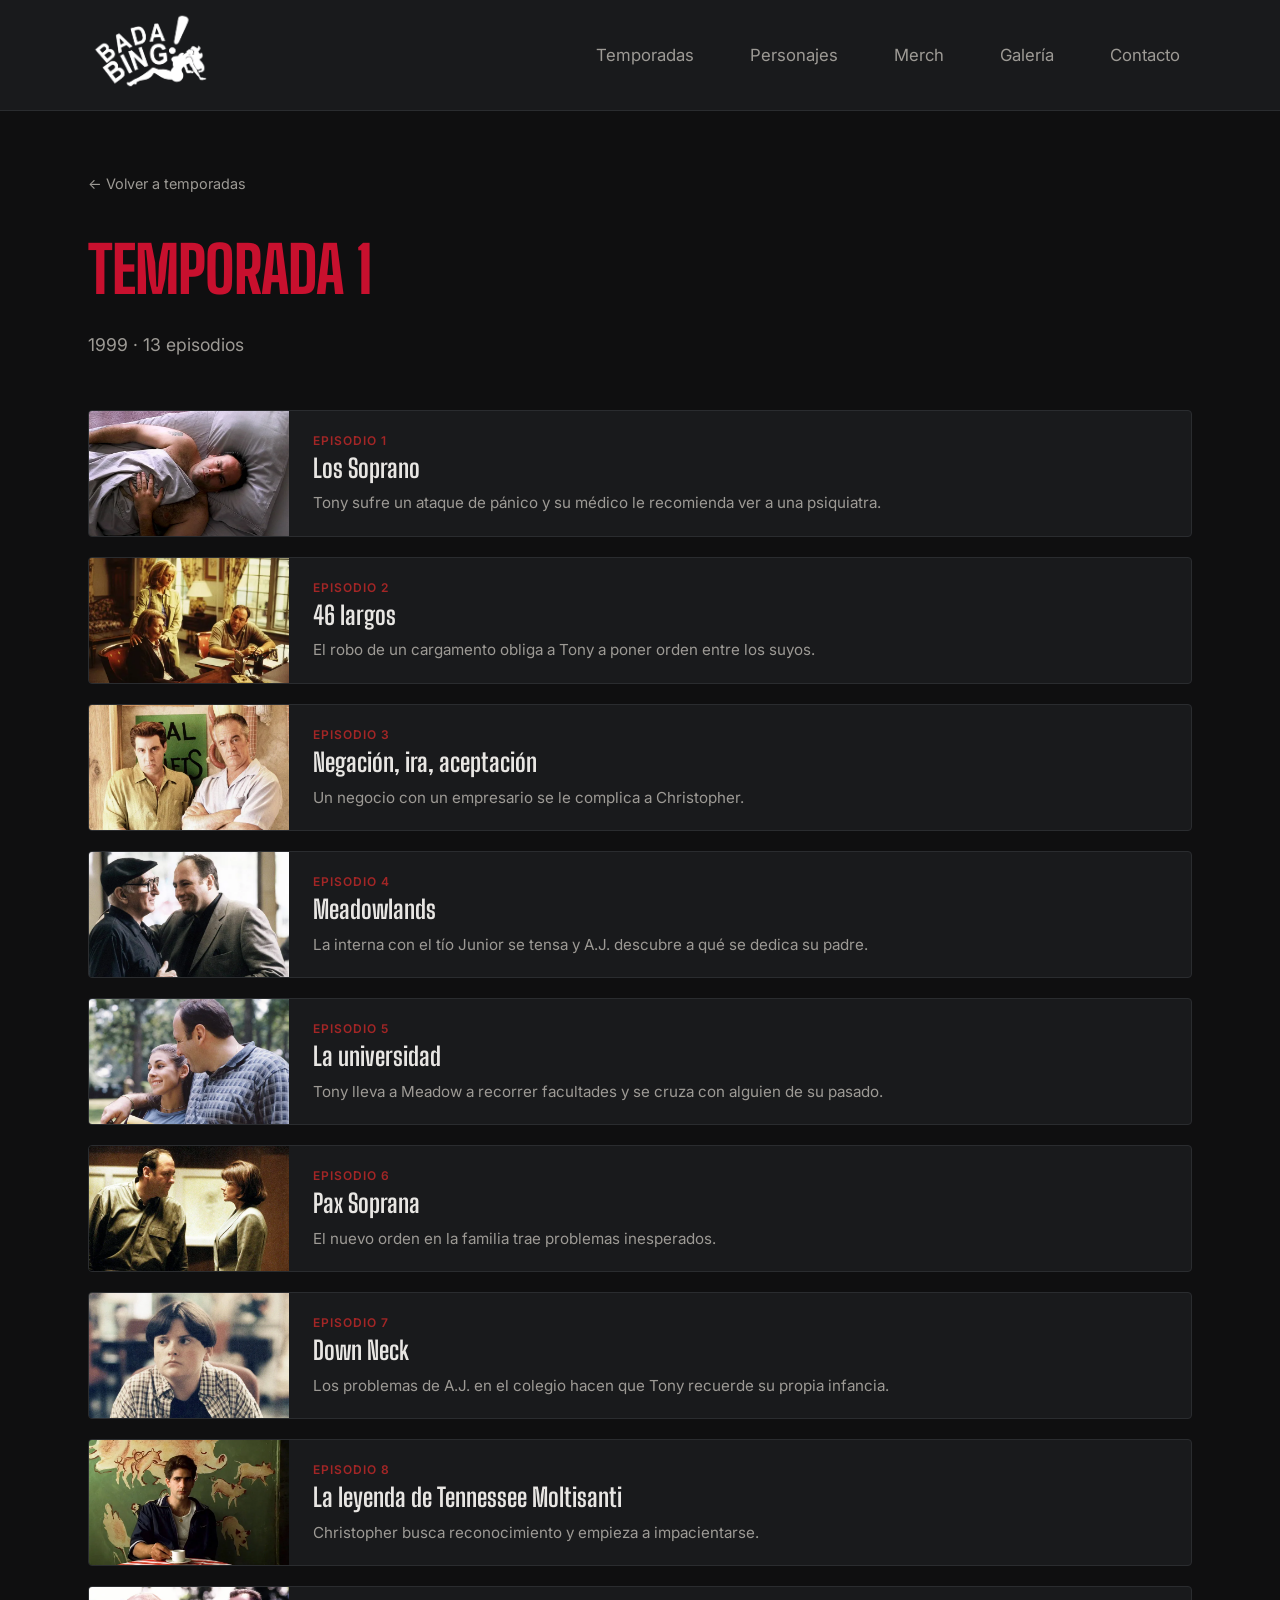
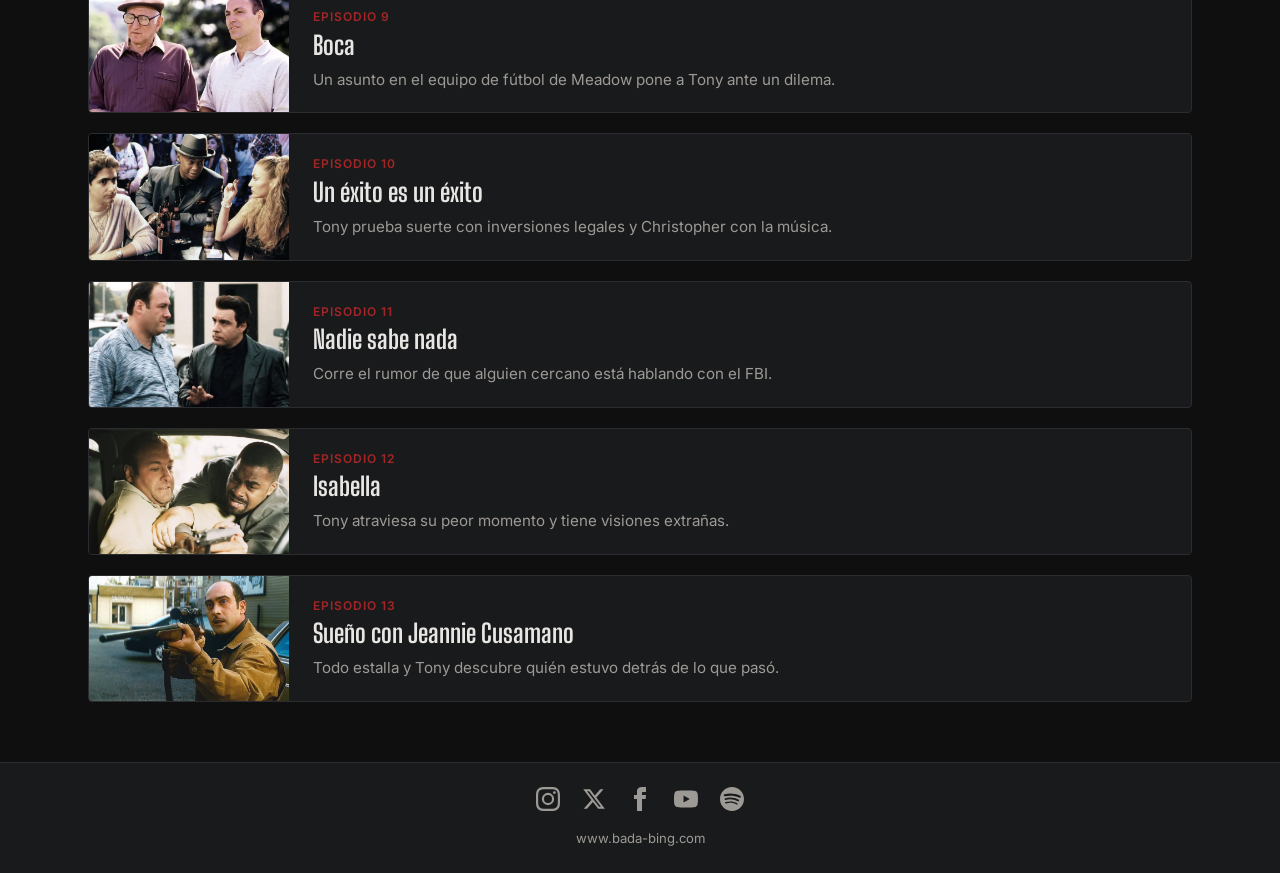
<file: temporada.html>
<!DOCTYPE html>
<html lang="es">
<head>
  <meta charset="UTF-8">
  <meta name="viewport" content="width=device-width, initial-scale=1.0">
  <title>Temporada - Los Soprano</title> 
  <link rel="stylesheet" href="css/estilos.css">
  <link rel="icon" href="img/pato.svg" type="image/svg+xml">
</head>
<body>

  <!-- ================= ENCABEZADO Y MENÚ ================= -->
  <header class="barra">
     <div class="barra-interna">
    <a href="index.html" class="logo">
       <img alt="Los Soprano" src="img/logo.png">
    </a>
    
    <button class="hamburguesa" aria-label="Abrir menú">
      <span></span>
      <span></span>
      <span></span>
    </button>
    
    <nav class="nav">
      <ul class="nav-lista">
        <li class="nav-item">
          <a href="temporadas.html" class="nav-link">Temporadas</a>
          <div class="submenu">
            <a href="temporada.html?t=1">Temporada 1</a>
            <a href="temporada.html?t=2">Temporada 2</a>
            <a href="temporada.html?t=3">Temporada 3</a>
            <a href="temporada.html?t=4">Temporada 4</a>
            <a href="temporada.html?t=5">Temporada 5</a>
            <a href="temporada.html?t=6">Temporada 6</a>
          </div>
        </li>

        <li class="nav-item">
          <a href="personajes.html" class="nav-link">Personajes</a>
          <div class="submenu">
            <a href="personajes.html#familia">La familia Soprano</a>
            <a href="personajes.html#organizacion">La organización</a>
            <a href="personajes.html#otros">Otros</a>
          </div>
        </li>

        <li class="nav-item">
          <a href="merch.html" class="nav-link">Merch</a>
        </li>
        
        <li class="nav-item">
          <a href="galeria.html" class="nav-link">Galería</a>
        </li>
        <li class="nav-item">
          <a href="contacto.html" class="nav-link">Contacto</a>
        </li> 

       

        
      </ul>
    </nav>
  </div>
  </header>

  <!-- ================= CONTENIDO: EPISODIOS ================= -->
  <main class="pagina-interna">
    <a href="temporadas.html" class="link-volver">Volver a temporadas</a>

    <h1 class="titulo-seccion" id="tituloTemporada">Temporada</h1>
    <p class="subtitulo-seccion" id="metaTemporada"></p>

    <div class="lista-episodios" id="listaEpisodios"></div>
  </main>

  <!-- ================= PIE DE PÁGINA ================= -->
  <footer class="pie">
    <div class="pie-redes">
      <a aria-label="Instagram" href="#">
        <svg fill="currentColor" viewBox="0 0 24 24"><path d="M12 2.163c3.204 0 3.584.012 4.85.07 3.252.148 4.771 1.691 4.919 4.919.058 1.265.069 1.645.069 4.849 0 3.205-.012 3.584-.069 4.849-.149 3.225-1.664 4.771-4.919 4.919-1.266.058-1.644.07-4.85.07-3.204 0-3.584-.012-4.849-.07-3.26-.149-4.771-1.699-4.919-4.92-.058-1.265-.07-1.644-.07-4.849 0-3.204.013-3.583.07-4.849.149-3.227 1.664-4.771 4.919-4.919 1.266-.057 1.645-.069 4.849-.069zM12 0C8.741 0 8.333.014 7.053.072 2.695.272.273 2.69.073 7.052.014 8.333 0 8.741 0 12c0 3.259.014 3.668.072 4.948.2 4.358 2.618 6.78 6.98 6.98C8.333 23.986 8.741 24 12 24c3.259 0 3.668-.014 4.948-.072 4.354-.2 6.782-2.618 6.979-6.98.059-1.28.073-1.689.073-4.948 0-3.259-.014-3.667-.072-4.947-.196-4.354-2.617-6.78-6.979-6.98C15.668.014 15.259 0 12 0zm0 5.838a6.162 6.162 0 100 12.324 6.162 6.162 0 000-12.324zM12 16a4 4 0 110-8 4 4 0 010 8zm6.406-11.845a1.44 1.44 0 100 2.881 1.44 1.44 0 000-2.881z"/></svg>
      </a>
      <a aria-label="X" href="#">
        <svg fill="currentColor" viewBox="0 0 24 24"><path d="M18.244 2.25h3.308l-7.227 8.26 8.502 11.24H16.17l-5.214-6.817L4.99 21.75H1.68l7.73-8.835L1.254 2.25H8.08l4.713 6.231zm-1.161 17.52h1.833L7.084 4.126H5.117z"/></svg>
      </a>
      <a aria-label="Facebook" href="#">
        <svg fill="currentColor" viewBox="0 0 24 24"><path d="M9 8h-3v4h3v12h5v-12h3.642l.358-4h-4v-1.667c0-.955.192-1.333 1.115-1.333h2.885v-5h-3.808c-3.596 0-5.192 1.583-5.192 4.615v3.385z"/></svg>
      </a>
      <a aria-label="YouTube" href="#">
        <svg fill="currentColor" viewBox="0 0 24 24"><path d="M23.498 6.186a3.016 3.016 0 0 0-2.122-2.136C19.505 3.545 12 3.545 12 3.545s-7.505 0-9.377.505A3.017 3.017 0 0 0 .502 6.186C0 8.07 0 12 0 12s0 3.93.502 5.814a3.016 3.016 0 0 0 2.122 2.136c1.871.505 9.376.505 9.376.505s7.505 0 9.377-.505a3.015 3.015 0 0 0 2.122-2.136C24 15.93 24 12 24 12s0-3.93-.502-5.814zM9.545 15.568V8.432L15.818 12l-6.273 3.568z"/></svg>
      </a>
      <a aria-label="Spotify" href="https://open.spotify.com/playlist/7GrrlPeLnO2lFECkvw19rW?si=4fe7040796dd4552" target="_blank" rel="noopener">
        <svg fill="currentColor" viewBox="0 0 24 24"><path d="M12 0C5.4 0 0 5.4 0 12s5.4 12 12 12 12-5.4 12-12S18.66 0 12 0zm5.52 17.28c-.24.36-.66.48-1.02.24-2.82-1.74-6.36-2.1-10.56-1.14-.42.12-.78-.18-.9-.54-.12-.42.18-.78.54-.9 4.56-1.02 8.52-.6 11.64 1.32.42.18.48.66.3 1.02zm1.44-3.3c-.3.42-.84.6-1.26.3-3.24-1.98-8.16-2.58-11.94-1.38-.48.12-1.02-.12-1.14-.6-.12-.48.12-1.02.6-1.14 4.38-1.32 9.78-.66 13.5 1.62.36.18.54.78.24 1.2zm.12-3.36C15.24 8.4 8.82 8.16 5.1 9.3c-.6.18-1.2-.18-1.38-.72-.18-.6.18-1.2.72-1.38 4.32-1.26 11.34-1.02 15.78 1.62.54.3.72 1.02.42 1.56-.3.42-1.02.6-1.56.24z"/></svg>
      </a>
    </div>
    <p class="pie-texto">www.bada-bing.com</p>
  </footer>


  <script src="js/nav.js"></script>
  <script src="js/datos.js"></script>
  <script src="js/temporada.js"></script>

</body>
</html>
</file>
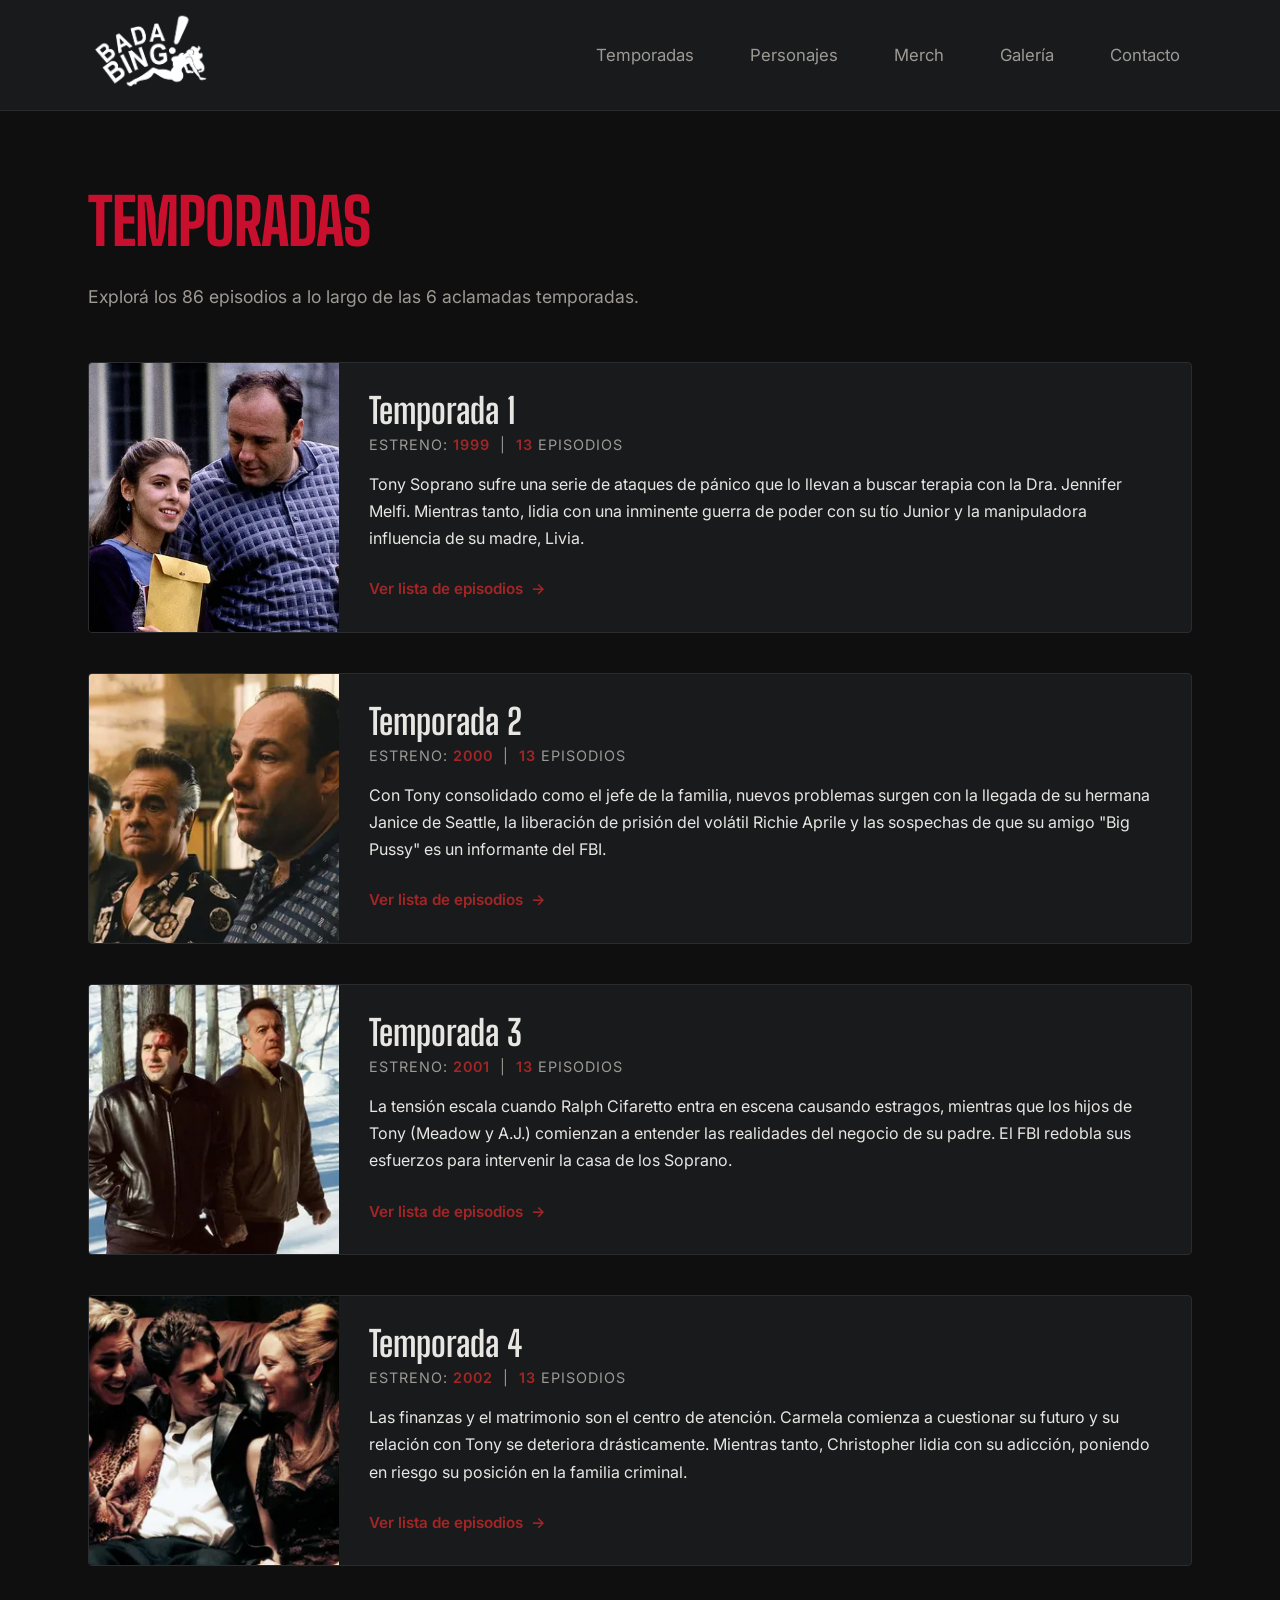
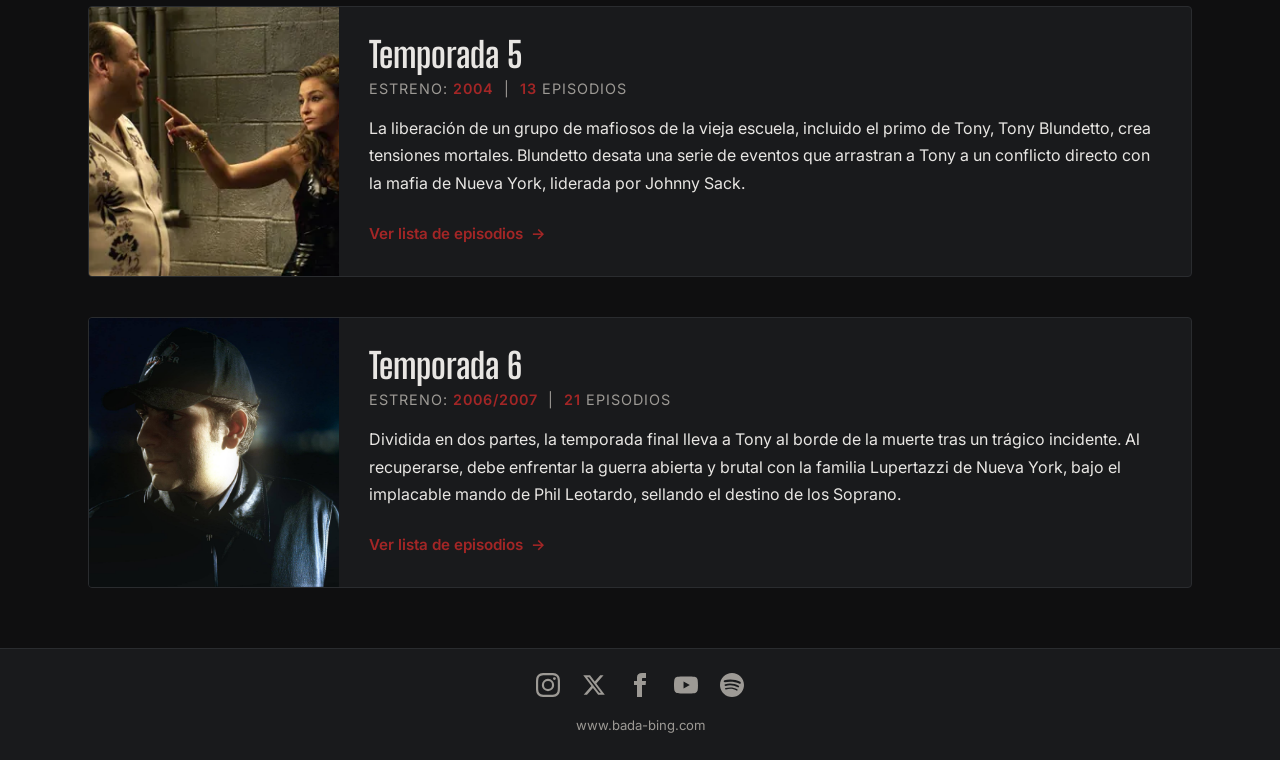
<file: temporadas.html>
<!DOCTYPE html>
<html lang="es">
<head>
  <meta charset="UTF-8">
  <meta name="viewport" content="width=device-width, initial-scale=1.0">
  <title>Temporadas - Los Soprano</title>
  <link rel="stylesheet" href="css/estilos.css">
  <link rel="icon" href="img/pato.svg" type="image/svg+xml">
</head>
<body>

  <!-- ================= ENCABEZADO Y MENÚ ================= -->
  <header class="barra">
     <div class="barra-interna">
    <a href="index.html" class="logo">
       <img alt="Los Soprano" src="img/logo.png">
    </a>
    
    <button class="hamburguesa" aria-label="Abrir menú">
      <span></span>
      <span></span>
      <span></span>
    </button>
    
    <nav class="nav">
      <ul class="nav-lista">
        <li class="nav-item">
          <a href="temporadas.html" class="nav-link">Temporadas</a>
          <div class="submenu">
            <a href="temporada.html?t=1">Temporada 1</a>
            <a href="temporada.html?t=2">Temporada 2</a>
            <a href="temporada.html?t=3">Temporada 3</a>
            <a href="temporada.html?t=4">Temporada 4</a>
            <a href="temporada.html?t=5">Temporada 5</a>
            <a href="temporada.html?t=6">Temporada 6</a>
          </div>
        </li>

        <li class="nav-item">
          <a href="personajes.html" class="nav-link">Personajes</a>
          <div class="submenu">
            <a href="personajes.html#familia">La familia Soprano</a>
            <a href="personajes.html#organizacion">La organización</a>
            <a href="personajes.html#otros">Otros</a>
          </div>
        </li>

        <li class="nav-item">
          <a href="merch.html" class="nav-link">Merch</a>
        </li>

       <li class="nav-item">
          <a href="galeria.html" class="nav-link">Galería</a>
        </li>

        <li class="nav-item">
          <a href="contacto.html" class="nav-link">Contacto</a>
        </li> 
      </ul>
    </nav>
  </div>
  </header>

  <!-- ================= CONTENIDO PRINCIPAL: TEMPORADAS ================= -->
  <main class="pagina-interna">
    <h1 class="titulo-seccion">Temporadas</h1>
    <p class="subtitulo-seccion">Explorá los 86 episodios a lo largo de las 6 aclamadas temporadas.</p>

    <div class="lista-temporadas">
      
      <!-- Temporada 1 -->
      <article class="temporada-card" id="t1">
        <div class="temporada-img-contenedor">
          <img alt="Póster Temporada 1" src="img/temp1.webp"> 
        </div>
        <div class="temporada-info">
          <h2>Temporada 1</h2>
          <div class="temporada-meta">Estreno: <span>1999</span> &nbsp;|&nbsp; <span>13</span> episodios</div>
          <p>Tony Soprano sufre una serie de ataques de pánico que lo llevan a buscar terapia con la Dra. Jennifer Melfi. Mientras tanto, lidia con una inminente guerra de poder con su tío Junior y la manipuladora influencia de su madre, Livia.</p>
          <a href="temporada.html?t=1" class="link-episodios" class="link-episodios">Ver lista de episodios</a>
        </div>
      </article>

      <!-- Temporada 2 -->
      <article class="temporada-card" id="t2">
        <div class="temporada-img-contenedor">
          <img alt="Póster Temporada 2" src="img/temp2.webp">
        </div>
        <div class="temporada-info">
          <h2>Temporada 2</h2>
          <div class="temporada-meta">Estreno: <span>2000</span> &nbsp;|&nbsp; <span>13</span> episodios</div>
          <p>Con Tony consolidado como el jefe de la familia, nuevos problemas surgen con la llegada de su hermana Janice de Seattle, la liberación de prisión del volátil Richie Aprile y las sospechas de que su amigo "Big Pussy" es un informante del FBI.</p>
          <a href="temporada.html?t=2" class="link-episodios" class="link-episodios">Ver lista de episodios</a>
        </div>
      </article>

      <!-- Temporada 3 -->
      <article class="temporada-card" id="t3">
        <div class="temporada-img-contenedor">
          <img alt="Póster Temporada 3" src="img/temp3.webp">
        </div>
        <div class="temporada-info">
          <h2>Temporada 3</h2>
          <div class="temporada-meta">Estreno: <span>2001</span> &nbsp;|&nbsp; <span>13</span> episodios</div>
          <p>La tensión escala cuando Ralph Cifaretto entra en escena causando estragos, mientras que los hijos de Tony (Meadow y A.J.) comienzan a entender las realidades del negocio de su padre. El FBI redobla sus esfuerzos para intervenir la casa de los Soprano.</p>
          <a href="temporada.html?t=3" class="link-episodios" class="link-episodios">Ver lista de episodios</a>
        </div>
      </article>

      <!-- Temporada 4 -->
      <article class="temporada-card" id="t4">
        <div class="temporada-img-contenedor">
          <img alt="Póster Temporada 4" src="img/temp4.webp">
        </div>
        <div class="temporada-info">
          <h2>Temporada 4</h2>
          <div class="temporada-meta">Estreno: <span>2002</span> &nbsp;|&nbsp; <span>13</span> episodios</div>
          <p>Las finanzas y el matrimonio son el centro de atención. Carmela comienza a cuestionar su futuro y su relación con Tony se deteriora drásticamente. Mientras tanto, Christopher lidia con su adicción, poniendo en riesgo su posición en la familia criminal.</p>
          <a href="temporada.html?t=4" class="link-episodios" class="link-episodios">Ver lista de episodios</a>
        </div>
      </article>

      <!-- Temporada 5 -->
      <article class="temporada-card" id="t5">
        <div class="temporada-img-contenedor">
          <img alt="Póster Temporada 5" src="img/temp5.webp">
        </div>
        <div class="temporada-info">
          <h2>Temporada 5</h2>
          <div class="temporada-meta">Estreno: <span>2004</span> &nbsp;|&nbsp; <span>13</span> episodios</div>
          <p>La liberación de un grupo de mafiosos de la vieja escuela, incluido el primo de Tony, Tony Blundetto, crea tensiones mortales. Blundetto desata una serie de eventos que arrastran a Tony a un conflicto directo con la mafia de Nueva York, liderada por Johnny Sack.</p>
          <a href="temporada.html?t=5" class="link-episodios" class="link-episodios">Ver lista de episodios</a>
        </div>
      </article>

      <!-- Temporada 6 -->
      <article class="temporada-card" id="t6">
        <div class="temporada-img-contenedor">
          <img alt="Póster Temporada 6" src="img/temp6.jpg">
        </div>
        <div class="temporada-info">
          <h2>Temporada 6</h2>
          <div class="temporada-meta">Estreno: <span>2006/2007</span> &nbsp;|&nbsp; <span>21</span> episodios</div>
          <p>Dividida en dos partes, la temporada final lleva a Tony al borde de la muerte tras un trágico incidente. Al recuperarse, debe enfrentar la guerra abierta y brutal con la familia Lupertazzi de Nueva York, bajo el implacable mando de Phil Leotardo, sellando el destino de los Soprano.</p>
          <a href="temporada.html?t=6" class="link-episodios" class="link-episodios">Ver lista de episodios</a>
        </div>
      </article>

    </div>
  </main>

  <!-- ================= PIE DE PÁGINA ================= -->
  <footer class="pie">
    <div class="pie-redes">
      <!-- Iconos genéricos (SVG) para las redes sociales -->
      <a aria-label="Instagram" href="#">
        <svg fill="currentColor" viewBox="0 0 24 24"><path d="M12 2.163c3.204 0 3.584.012 4.85.07 3.252.148 4.771 1.691 4.919 4.919.058 1.265.069 1.645.069 4.849 0 3.205-.012 3.584-.069 4.849-.149 3.225-1.664 4.771-4.919 4.919-1.266.058-1.644.07-4.85.07-3.204 0-3.584-.012-4.849-.07-3.26-.149-4.771-1.699-4.919-4.92-.058-1.265-.07-1.644-.07-4.849 0-3.204.013-3.583.07-4.849.149-3.227 1.664-4.771 4.919-4.919 1.266-.057 1.645-.069 4.849-.069zM12 0C8.741 0 8.333.014 7.053.072 2.695.272.273 2.69.073 7.052.014 8.333 0 8.741 0 12c0 3.259.014 3.668.072 4.948.2 4.358 2.618 6.78 6.98 6.98C8.333 23.986 8.741 24 12 24c3.259 0 3.668-.014 4.948-.072 4.354-.2 6.782-2.618 6.979-6.98.059-1.28.073-1.689.073-4.948 0-3.259-.014-3.667-.072-4.947-.196-4.354-2.617-6.78-6.979-6.98C15.668.014 15.259 0 12 0zm0 5.838a6.162 6.162 0 100 12.324 6.162 6.162 0 000-12.324zM12 16a4 4 0 110-8 4 4 0 010 8zm6.406-11.845a1.44 1.44 0 100 2.881 1.44 1.44 0 000-2.881z"/></svg>
      </a>
      <a aria-label="X" href="#">
        <svg fill="currentColor" viewBox="0 0 24 24"><path d="M18.244 2.25h3.308l-7.227 8.26 8.502 11.24H16.17l-5.214-6.817L4.99 21.75H1.68l7.73-8.835L1.254 2.25H8.08l4.713 6.231zm-1.161 17.52h1.833L7.084 4.126H5.117z"/></svg>
      </a>
      <a aria-label="Facebook" href="#">
        <svg fill="currentColor" viewBox="0 0 24 24"><path d="M9 8h-3v4h3v12h5v-12h3.642l.358-4h-4v-1.667c0-.955.192-1.333 1.115-1.333h2.885v-5h-3.808c-3.596 0-5.192 1.583-5.192 4.615v3.385z"/></svg>
      </a>
      <a aria-label="YouTube" href="#">
        <svg fill="currentColor" viewBox="0 0 24 24"><path d="M23.498 6.186a3.016 3.016 0 0 0-2.122-2.136C19.505 3.545 12 3.545 12 3.545s-7.505 0-9.377.505A3.017 3.017 0 0 0 .502 6.186C0 8.07 0 12 0 12s0 3.93.502 5.814a3.016 3.016 0 0 0 2.122 2.136c1.871.505 9.376.505 9.376.505s7.505 0 9.377-.505a3.015 3.015 0 0 0 2.122-2.136C24 15.93 24 12 24 12s0-3.93-.502-5.814zM9.545 15.568V8.432L15.818 12l-6.273 3.568z"/></svg>
      </a>
      <a aria-label="Spotify" href="https://open.spotify.com/playlist/7GrrlPeLnO2lFECkvw19rW?si=4fe7040796dd4552" target="_blank" rel="noopener">
        <svg fill="currentColor" viewBox="0 0 24 24"><path d="M12 0C5.4 0 0 5.4 0 12s5.4 12 12 12 12-5.4 12-12S18.66 0 12 0zm5.52 17.28c-.24.36-.66.48-1.02.24-2.82-1.74-6.36-2.1-10.56-1.14-.42.12-.78-.18-.9-.54-.12-.42.18-.78.54-.9 4.56-1.02 8.52-.6 11.64 1.32.42.18.48.66.3 1.02zm1.44-3.3c-.3.42-.84.6-1.26.3-3.24-1.98-8.16-2.58-11.94-1.38-.48.12-1.02-.12-1.14-.6-.12-.48.12-1.02.6-1.14 4.38-1.32 9.78-.66 13.5 1.62.36.18.54.78.24 1.2zm.12-3.36C15.24 8.4 8.82 8.16 5.1 9.3c-.6.18-1.2-.18-1.38-.72-.18-.6.18-1.2.72-1.38 4.32-1.26 11.34-1.02 15.78 1.62.54.3.72 1.02.42 1.56-.3.42-1.02.6-1.56.24z"/></svg>
      </a>
    </div>
    <p class="pie-texto">www.bada-bing.com</p>
  </footer>
  <script src="js/nav.js"></script>
  <script src="js/datos.js"></script>
  <script src="js/temporadas.js"></script>

</body>
</html>
</file>
<file: css/estilos.css>
@import url('https://fonts.googleapis.com/css2?family=Big+Shoulders+Display:wght@600;800&family=Inter:wght@400;500;600&display=swap');

/* ===== VARIABLES ===== */
:root {
  --negro:       #0f0f10;
  --carbon:      #191a1c;
  --gris:        #2a2c2f;
  --texto:       #e8e6e3;
  --texto-tenue: #9d9a95;
  --bordo:       #7d1a1a;
  --bordo-claro: #a32626;
  --rojo-logo:   #c8102e;
  --radio: 4px;
}

/* ===== RESET ===== */
* { margin: 0; padding: 0; box-sizing: border-box; }

body {
  background-color: var(--negro);
  color: var(--texto);
  font-family: 'Inter', Arial, sans-serif;
  line-height: 1.6;
  min-height: 100vh;
  display: flex;
  flex-direction: column;  
}

a { color: inherit; text-decoration: none; }
ul { list-style: none; }
img { display: block; max-width: 100%; }

:focus-visible {
  outline: 2px solid var(--bordo-claro);
  outline-offset: 3px;
}

/* ===== BARRA / NAV ===== */
.barra {
  position: sticky;
  top: 0;
  z-index: 100;
  background-color: var(--carbon);
  border-bottom: 1px solid var(--gris);
}

.barra-interna {
  max-width: 1200px;
  margin: 0 auto;
  padding: 0 60px;
  display: flex;
  align-items: center;
  height: 110px;
}

.logo {
  display: flex;
  align-items: center;
  height: 100%;
}

.logo img {
  width: 350px;
  height: auto;
  filter: invert(1);
  position: relative;
  left: -125px;
  top: 40px;
  transition: transform .3s ease, filter .3s ease;
  flex-shrink: 0;
}

.logo:hover img {
  transform: scale(1.08) rotate(-4deg);
}

.hamburguesa {
  display: none;
  flex-direction: column;
  justify-content: center;
  gap: 5px;
  width: 40px;
  height: 40px;
  padding: 8px;
  margin-left: auto;
  background: none;
  border: none;
  cursor: pointer;
}

.hamburguesa span {
  display: block;
  height: 2px;
  width: 100%;
  background-color: var(--texto);
  transition: transform .25s, opacity .25s;
}

.hamburguesa.activo span:nth-child(1) {
  transform: translateY(7px) rotate(45deg);
}

.hamburguesa.activo span:nth-child(2) {
  opacity: 0;
}

.hamburguesa.activo span:nth-child(3) {
  transform: translateY(-7px) rotate(-45deg);
}

.nav { margin-left: auto;
      
}

.nav-lista { display: flex; }

.nav-item { position: relative; }

.nav-link {
  display: block;
  padding: 0 28px;
  line-height: 109px;
  font-size: 1.05rem;
  color: var(--texto-tenue);
  transition: color .2s;
}

.nav-item:last-child .nav-link {
  padding-right: 0;
}

.nav-item:hover .nav-link { color: var(--texto); }

/* ===== SUBMENÚ DESPLEGABLE ===== */
.submenu {
  position: absolute;
  top: 100%;
  left: 0;
  min-width: 190px;
  background-color: var(--carbon);
  border: 1px solid var(--gris);
  border-radius: 0 0 var(--radio) var(--radio);
  opacity: 0;
  visibility: hidden;
  transform: translateY(-6px);
  transition: opacity .18s, transform .18s, visibility .18s;
}

.nav-item:hover .submenu,
.nav-item:focus-within .submenu {
  opacity: 1;
  visibility: visible;
  transform: translateY(0);
}

.submenu a {
  display: block;
  padding: 10px 18px;
  font-size: .88rem;
  color: var(--texto-tenue);
  border-left: 2px solid transparent;
  transition: background-color .15s, color .15s, border-color .15s;
}

.submenu a:hover {
  background-color: var(--gris);
  color: var(--texto);
  border-left-color: var(--bordo-claro);
}

/* ===== PORTADA ===== */
.portada {
  position: relative;
  min-height: calc(100vh - 110px);
  display: flex;
  align-items: center;
  flex: 1;
}

.portada-fondo {
  position: absolute;
  inset: 0;
  width: 100%;
  height: 100%;
  object-fit: cover;
  object-position: 72% 20%;
  z-index: -2;
}

.portada::after {
  content: "";
  position: absolute;
  inset: 0;
  background:
    linear-gradient(to right, rgba(15,15,16,.95) 0%, rgba(15,15,16,.55) 60%, transparent 100%),
    linear-gradient(to top, var(--negro) 0%, transparent 45%);
  z-index: -1;
}

.portada-texto {
  max-width: 1200px;
  margin: 0 auto;
  padding: 0 60px;
  width: 100%;
  position: relative;
  top: -40px;
}

.portada-texto h1,
.portada-datos,
.portada-descripcion {
  max-width: 640px;
}

.portada-texto h1 {
  font-family: 'Big Shoulders Display', Impact, sans-serif;
  font-size: clamp(3.5rem, 8vw, 6.5rem);
  font-weight: 800;
  line-height: .95;
  letter-spacing: -1px;
  color: var(--rojo-logo);
  margin-bottom: 16px;
}

.portada-datos {
  font-size: .88rem;
  letter-spacing: .3px;
  color: var(--texto-tenue);
  margin-bottom: 20px;
}

.portada-descripcion {
  font-size: 1.05rem;
  margin-bottom: 30px;
}

/* ===== BOTÓN ===== */
.btn {
  display: inline-block;
  padding: 14px 120px;
  background-color: var(--bordo);
  color: var(--texto);
  border: none;
  border-radius: var(--radio);
  font-family: inherit;
  font-size: .95rem;
  font-weight: 600;
  cursor: pointer;
  transition: background-color .2s;
}

.btn:hover { background-color: var(--bordo-claro); }

/* ===== PIE ===== */
.pie {
  padding: 24px 60px;
  text-align: center;
  border-top: 1px solid var(--gris);
  background-color: var(--carbon);
}

.pie-redes {
  display: flex;
  justify-content: center;
  gap: 22px;
  margin-bottom: 10px;
}

.pie-redes a {
  color: var(--texto-tenue);
  transition: color .2s, transform .2s;
}

.pie-redes a:hover {
  color: var(--bordo-claro);
  transform: translateY(-2px);
}

.pie-redes svg {
  width: 24px;
  height: 24px;
}

.pie-texto {
  font-size: .82rem;
  color: var(--texto-tenue);
}

/* ===== RESPONSIVE ===== */
@media (max-width: 800px) {

  .barra-interna {
  padding: 0 22px;
  height: 68px;
  }

    .logo img {
    width: 200px;
    height: auto;
    padding-top: 40px;
    position: static;
    margin-left: -45px;
  }

    .hamburguesa {
    display: flex;
    position: relative;
    z-index: 100;
  }

    .nav {
    position: fixed;
    top: 0;
    right: 0;
    bottom: 0;
    left: auto;
    width: 220px;
    margin-left: 0;
    padding-top: 80px;
    background-color: var(--carbon);
    border-left: 1px solid var(--gris);
    max-height: none;
    overflow-y: auto;
    transform: translateX(100%);
    transition: transform .3s ease;
    z-index: 90;
  }

  .nav.abierto {
    transform: translateX(0);
  }


  .nav-lista {
    flex-direction: column;
    width: 100%;
  }

  .nav-link {
    line-height: normal;
    padding: 14px 24px;
    text-align: left;
    font-size: 1rem;
  }

  .submenu {
    position: static;
    opacity: 1;
    visibility: visible;
    transform: none;
    border: none;
    border-left: 2px solid var(--gris);
    margin-left: 10px;
    display: none;
  }
    .nav-item {
    border-bottom: 1px solid var(--gris);
  }

  .nav-item.abierto .submenu { display: block; }

  .pie-redes svg {
  width: 19px;
  height: 19px;
  }

  .pie-redes {
  gap: 26px;
  margin-bottom: 6px;
  }

  .pie-texto {
  font-size: .75rem;
  }  

  .pie { 
    padding: 24px 22px;
    line-height: 1.2;
   }

  .portada {
    min-height: auto;
    padding: 180px 0 40px;
  }

  .portada-texto h1 { margin-bottom: 8px; }

  .portada-texto { 
    padding: 0 22px;
    margin-bottom: 10px;
   }

  .portada-descripcion { 
    font-size: .75rem; 
    margin-bottom: 16px;
  }

  .portada-datos { font-size: .6rem; }  

  .portada-fondo { object-position: center 8%; }

  .portada::after {
  background: linear-gradient(to top, var(--negro) 0%, 
  rgba(15,15,16,.9) 35%, rgba(15,15,16,.35) 
  75%, rgba(15,15,16,.55) 100%);
}



}

@media (prefers-reduced-motion: reduce) {
  * { transition: none !important; }
}


/* =========================================
   PÁGINA: TEMPORADAS (Nuevo)
========================================= */

.pagina-interna {
  padding: 60px 48px;
  flex: 1; 
  max-width: 1200px;
  margin: 0 auto;
  width: 100%;
}

.titulo-seccion {
  font-family: 'Big Shoulders Display', Impact, sans-serif;
  font-size: clamp(2.5rem, 5vw, 4rem);
  font-weight: 800;
  color: var(--rojo-logo);
  margin-bottom: 10px;
  text-transform: uppercase;
  letter-spacing: -1px;
}

.subtitulo-seccion {
  font-size: 1.1rem;
  color: var(--texto-tenue);
  margin-bottom: 50px;
}

.lista-temporadas {
  display: flex;
  flex-direction: column;
  gap: 40px;
}

.temporada-card {
  display: flex;
  flex-wrap: wrap;
  background-color: var(--carbon);
  border: 1px solid var(--gris);
  border-radius: var(--radio);
  overflow: hidden;
  cursor: pointer;
  transition: transform 0.2s, box-shadow 0.2s;
}

.temporada-card:hover {
  transform: translateY(-5px);
  box-shadow: 0 10px 20px rgba(0, 0, 0, 0.5);
  border-color: var(--bordo-claro);
}

.temporada-img-contenedor {
  flex: 0 0 250px;
  background-color: var(--negro);
}
.temporada-img-contenedor img {
  width: 100%;
  height: 100%;
  object-fit: cover;
  object-position: center;
}

.temporada-info {
  flex: 1 1 300px;
  min-width: 0;
  padding: 30px;
  display: flex;
  flex-direction: column;
  justify-content: center;
}

.temporada-info h2 {
  font-family: 'Big Shoulders Display', Impact, sans-serif;
  font-size: 2.2rem;
  color: var(--texto);
  margin-bottom: 5px;
  line-height: 1;
}

.temporada-meta {
  font-size: 0.9rem;
  color: var(--texto-tenue);
  margin-bottom: 15px;
  text-transform: uppercase;
  letter-spacing: 1px;
}

.temporada-meta span {
  color: var(--bordo-claro);
  font-weight: 600;
}

.temporada-info p {
  color: var(--texto);
  margin-bottom: 25px;
  font-size: 1rem;
  line-height: 1.7;
}

.link-episodios {
  align-self: flex-start;
  display: inline-flex;
  align-items: center;
  color: var(--bordo-claro);
  font-weight: 600;
  font-size: 0.95rem;
  transition: color 0.2s;
}

.link-episodios::after {
  content: '→';
  margin-left: 8px;
  transition: transform 0.2s;
}

.link-episodios:hover {
  color: var(--rojo-logo);
}

.link-episodios:hover::after {
  transform: translateX(5px);
}

.episodios-preview {
  width: 100%;
  max-height: 0;
  overflow: hidden;
  display: flex;
  flex-wrap: wrap;
  gap: 14px;
  padding: 0 30px;
  background-color: var(--negro);
  transition: max-height .35s ease, padding .35s ease;
}

.temporada-card:hover .episodios-preview {
  max-height: 800px;
  padding: 20px 30px;
}

.mini-episodio {
  width: 130px;
  transition: transform .2s;
}

.mini-episodio img {
  width: 100%;
  height: 74px;
  object-fit: cover;
  border-radius: 3px;
  margin-bottom: 6px;
  filter: grayscale(.5) brightness(.75);
  transition: filter .25s;
}

.mini-episodio span {
  display: block;
  font-size: .75rem;
  line-height: 1.3;
  color: var(--texto-tenue);
}

.mini-episodio:hover {
  transform: translateY(-4px);
}

.mini-episodio:hover img {
  filter: grayscale(0) brightness(1);
}

.mini-episodio:hover span {
  color: var(--texto);
}






/* --- Responsive Exclusivo para Temporadas --- */
@media (max-width: 800px) {
  .pagina-interna {
    padding: 40px 22px;
  }

  .temporada-card {
    flex-direction: column;
  }

  .temporada-img-contenedor {
    flex: auto;
    height: 250px; 
  }

  .temporada-info {
  padding: 20px;
}

  .temporada-info h2 {
    font-size: 1.8rem;
  }
}

/* =========================================
   PÁGINA: CONTACTO
========================================= */

.contenedor-contacto {
  max-width: 1200px; /* Hacemos el contenedor un poco más angosto para el formulario */
}

.contacto-info {
 
  margin-bottom: 40px;
}

.contacto-info .subtitulo-seccion {
  margin-bottom: 20px;
}

.formulario-contacto {
  background-color: var(--carbon);
  padding: 40px;
  border: 1px solid var(--gris);
  border-radius: var(--radio);
  box-shadow: 0 4px 15px rgba(0, 0, 0, 0.3);
}

.form-grupo {
  margin-bottom: 25px;
}

.form-label {
  display: block;
  font-weight: 600;
  margin-bottom: 8px;
  color: var(--texto);
  font-size: 0.95rem;
}

.form-input {
  width: 100%;
  padding: 14px;
  background-color: var(--negro);
  border: 1px solid var(--gris);
  border-radius: var(--radio);
  color: var(--texto);
  font-family: 'Inter', Arial, sans-serif;
  font-size: 1rem;
  transition: border-color 0.2s, box-shadow 0.2s;
}

.form-input::placeholder {
  color: var(--texto-tenue);
  opacity: 0.6;
}

/* Cambia el color del borde cuando haces clic para escribir */
.form-input:focus {
  outline: none;
  border-color: var(--bordo-claro);
  box-shadow: 0 0 0 2px rgba(163, 38, 38, 0.2);
}

/* Estilo especial para el campo de selección (select) */
select.form-input {
  appearance: none;
  background-image: url("data:image/svg+xml;charset=US-ASCII,%3Csvg%20xmlns%3D%22http%3A%2F%2Fwww.w3.org%2F2000%2Fsvg%22%20width%3D%22292.4%22%20height%3D%22292.4%22%3E%3Cpath%20fill%3D%22%239d9a95%22%20d%3D%22M287%2069.4a17.6%2017.6%200%200%200-13-5.4H18.4c-5%200-9.3%201.8-12.9%205.4A17.6%2017.6%200%200%200%200%2082.2c0%205%201.8%209.3%205.4%2012.9l128%20127.9c3.6%203.6%207.8%205.4%2012.8%205.4s9.2-1.8%2012.8-5.4L287%2095c3.5-3.5%205.4-7.8%205.4-12.8%200-5-1.9-9.2-5.5-12.8z%22%2F%3E%3C%2Fsvg%3E");
  background-repeat: no-repeat;
  background-position: right 15px center;
  background-size: 12px auto;
  cursor: pointer;
}

.form-input[type="text"],
.form-input[type="email"] {
  height: 50px;
}

.btn-contacto {
  width: 100%;
  padding: 16px;
  font-size: 1.1rem;
  margin-top: 10px;
}

.contacto-grid {
  display: flex;
  gap: 40px;
  align-items: stretch;
}

.formulario-contacto {
  flex: 1 1 460px;
  min-width: 0;
}

.contacto-imagen {
  flex: 1 1 380px;
  border-radius: var(--radio);
  overflow: hidden;
}

.contacto-imagen img {
  width: 100%;
  height: 100%;
  object-fit: cover;
}

@media (max-width: 900px) {
  .contacto-grid {
    flex-direction: column;
  }

  .contacto-imagen {
    height: 260px;
  }
}

/* --- Responsive Exclusivo para Contacto --- */
@media (max-width: 800px) {
  .formulario-contacto {
    padding: 25px 20px;
  }
}

/* =========================================
   PÁGINA: PERSONAJES (Corregido)
========================================= */

.seccion-grupo {
  margin-bottom: 50px;
}

.titulo-grupo {
  font-family: 'Big Shoulders Display', Impact, sans-serif;
  font-size: 2rem;
  color: var(--texto);
  border-bottom: 2px solid var(--gris);
  padding-bottom: 8px;
  margin-bottom: 25px;
  text-transform: uppercase;
  letter-spacing: .5px;
}

.grid-personajes {
  display: grid;
  grid-template-columns: repeat(auto-fill, minmax(320px, 1fr));
  gap: 30px; 
}

.personaje-card {
  background-color: var(--carbon);
  border: 1px solid var(--gris);
  border-radius: var(--radio);
  overflow: hidden;
  display: flex;
  flex-direction: column;
  height: 100%;
  transition: transform 0.2s, box-shadow 0.2s, border-color 0.2s;
}

.personaje-card:hover {
  transform: translateY(-5px);
  box-shadow: 0 10px 20px rgba(0, 0, 0, 0.4);
  border-color: var(--bordo-claro);
}

.personaje-img {
  height: 280px;
  min-height: 280px;
  background-color: var(--negro);
  flex-shrink: 0;
}

.personaje-img img {
  width: 100%;
  height: 100%;
  object-fit: cover;
  object-position: center top;
}

.personaje-info {
  padding: 24px;
  display: flex;
  flex-direction: column;
  flex: 1;
}

.personaje-info h3 {
  font-family: 'Big Shoulders Display', Impact, sans-serif;
  font-size: 1.8rem;
  color: var(--texto);
  line-height: 1;
  margin-bottom: 6px;
}

.rol {
  font-size: 0.85rem;
  text-transform: uppercase;
  letter-spacing: 1px;
  color: var(--bordo-claro);
  font-weight: 600;
  margin-bottom: 14px;
}

.personaje-info p {
  color: var(--texto-tenue);
  font-size: 0.95rem;
  line-height: 1.6;
}

/* --- Responsive para Personajes --- */
@media (max-width: 800px) {
  .grid-personajes {
    grid-template-columns: 1fr;
  }
  
  .personaje-img {
    height: 240px;
    min-height: 240px;
  }
}

/* =========================================
   PÁGINA: EPISODIOS DE UNA TEMPORADA
========================================= */

.link-volver {
  display: inline-block;
  margin-bottom: 24px;
  font-size: .9rem;
  color: var(--texto-tenue);
  transition: color .2s;
}

.link-volver::before {
  content: '← ';
}

.link-volver:hover {
  color: var(--bordo-claro);
}

.lista-episodios {
  display: flex;
  flex-direction: column;
  gap: 20px;
}

.episodio-card {
  display: flex;
  background-color: var(--carbon);
  border: 1px solid var(--gris);
  border-radius: var(--radio);
  overflow: hidden;
  transition: border-color .2s, transform .2s;
}

.episodio-card:hover {
  border-color: var(--bordo-claro);
  transform: translateX(4px);
}

.episodio-img {
  flex: 0 0 200px;
  background-color: var(--negro);
}

.episodio-img img {
  width: 100%;
  height: 100%;
  object-fit: cover;
}

.episodio-info {
  padding: 20px 24px;
  display: flex;
  flex-direction: column;
  justify-content: center;
}

.episodio-num {
  font-size: .75rem;
  text-transform: uppercase;
  letter-spacing: 1px;
  color: var(--bordo-claro);
  font-weight: 600;
  margin-bottom: 6px;
}

.episodio-info h3 {
  font-family: 'Big Shoulders Display', Impact, sans-serif;
  font-size: 1.6rem;
  line-height: 1;
  color: var(--texto);
  margin-bottom: 10px;
}

.episodio-info p {
  font-size: .95rem;
  color: var(--texto-tenue);
  line-height: 1.6;
}

.aviso-vacio {
  color: var(--texto-tenue);
  font-style: italic;
  padding: 40px 0;
  text-align: center;
}

@media (max-width: 800px) {
  .episodio-card {
    flex-direction: column;
  }

  .episodio-img {
    flex: auto;
    height: 180px;
  }

  .episodio-info {
    padding: 16px 18px;
  }

  .episodio-info h3 {
    font-size: 1.4rem;
  }
}

/* =========================================
   PÁGINA: MERCH
========================================= */

.grid-merch {
  display: grid;
  grid-template-columns: repeat(auto-fill, minmax(250px, 1fr));
  gap: 26px;
}

.producto-card {
  display: flex;
  flex-direction: column;
  background-color: var(--carbon);
  border: 1px solid var(--gris);
  border-radius: var(--radio);
  overflow: hidden;
  transition: transform .2s, border-color .2s, box-shadow .2s;
}

.producto-card:hover {
  transform: translateY(-5px);
  border-color: var(--bordo-claro);
  box-shadow: 0 10px 20px rgba(0,0,0,.4);
}

.producto-img {
  height: 240px;
  background-color: var(--negro);
  overflow: hidden;
}

.producto-img img {
  width: 100%;
  height: 100%;
  object-fit: cover;
  transition: transform .35s;
}

.producto-card:hover .producto-img img {
  transform: scale(1.06);
}

.producto-info {
  padding: 20px;
  display: flex;
  flex-direction: column;
  flex: 1;
}

.producto-info h3 {
  font-family: 'Big Shoulders Display', Impact, sans-serif;
  font-size: 1.5rem;
  line-height: 1.1;
  color: var(--texto);
  margin-bottom: 8px;
}

.producto-desc {
  font-size: .88rem;
  color: var(--texto-tenue);
  line-height: 1.5;
  margin-bottom: 18px;
  flex: 1;
}

.producto-pie {
  display: flex;
  align-items: center;
  justify-content: space-between;
  gap: 12px;
}

.producto-precio {
  font-size: 1.15rem;
  font-weight: 600;
  color: var(--texto);
}

.btn-comprar {
  padding: 9px 20px;
  background-color: var(--bordo);
  color: var(--texto);
  border: none;
  border-radius: var(--radio);
  font-family: inherit;
  font-size: .88rem;
  font-weight: 600;
  cursor: pointer;
  transition: background-color .2s;
}

.btn-comprar:hover {
  background-color: var(--bordo-claro);
}

@media (max-width: 800px) {
  .grid-merch {
    grid-template-columns: 1fr;
    gap: 20px;
  }

  .producto-img {
    height: 220px;
  }
}

/* =========================================
   PÁGINA: GALERÍA
========================================= */

.grid-galeria {
  display: grid;
  grid-template-columns: repeat(auto-fill, minmax(260px, 1fr));
  gap: 14px;
}

.grid-galeria a {
  display: block;
  aspect-ratio: 4 / 3;
  overflow: hidden;
  border-radius: var(--radio);
  border: 1px solid var(--gris);
}

.grid-galeria img {
  width: 100%;
  height: 100%;
  object-fit: cover;
  filter: grayscale(.4) brightness(.85);
  transition: transform .35s, filter .35s;
}

.grid-galeria a:hover img {
  transform: scale(1.06);
  filter: grayscale(0) brightness(1);
}

@media (max-width: 800px) {
  .grid-galeria {
    grid-template-columns: 1fr 1fr;
    gap: 8px;
  }
}
</file>
